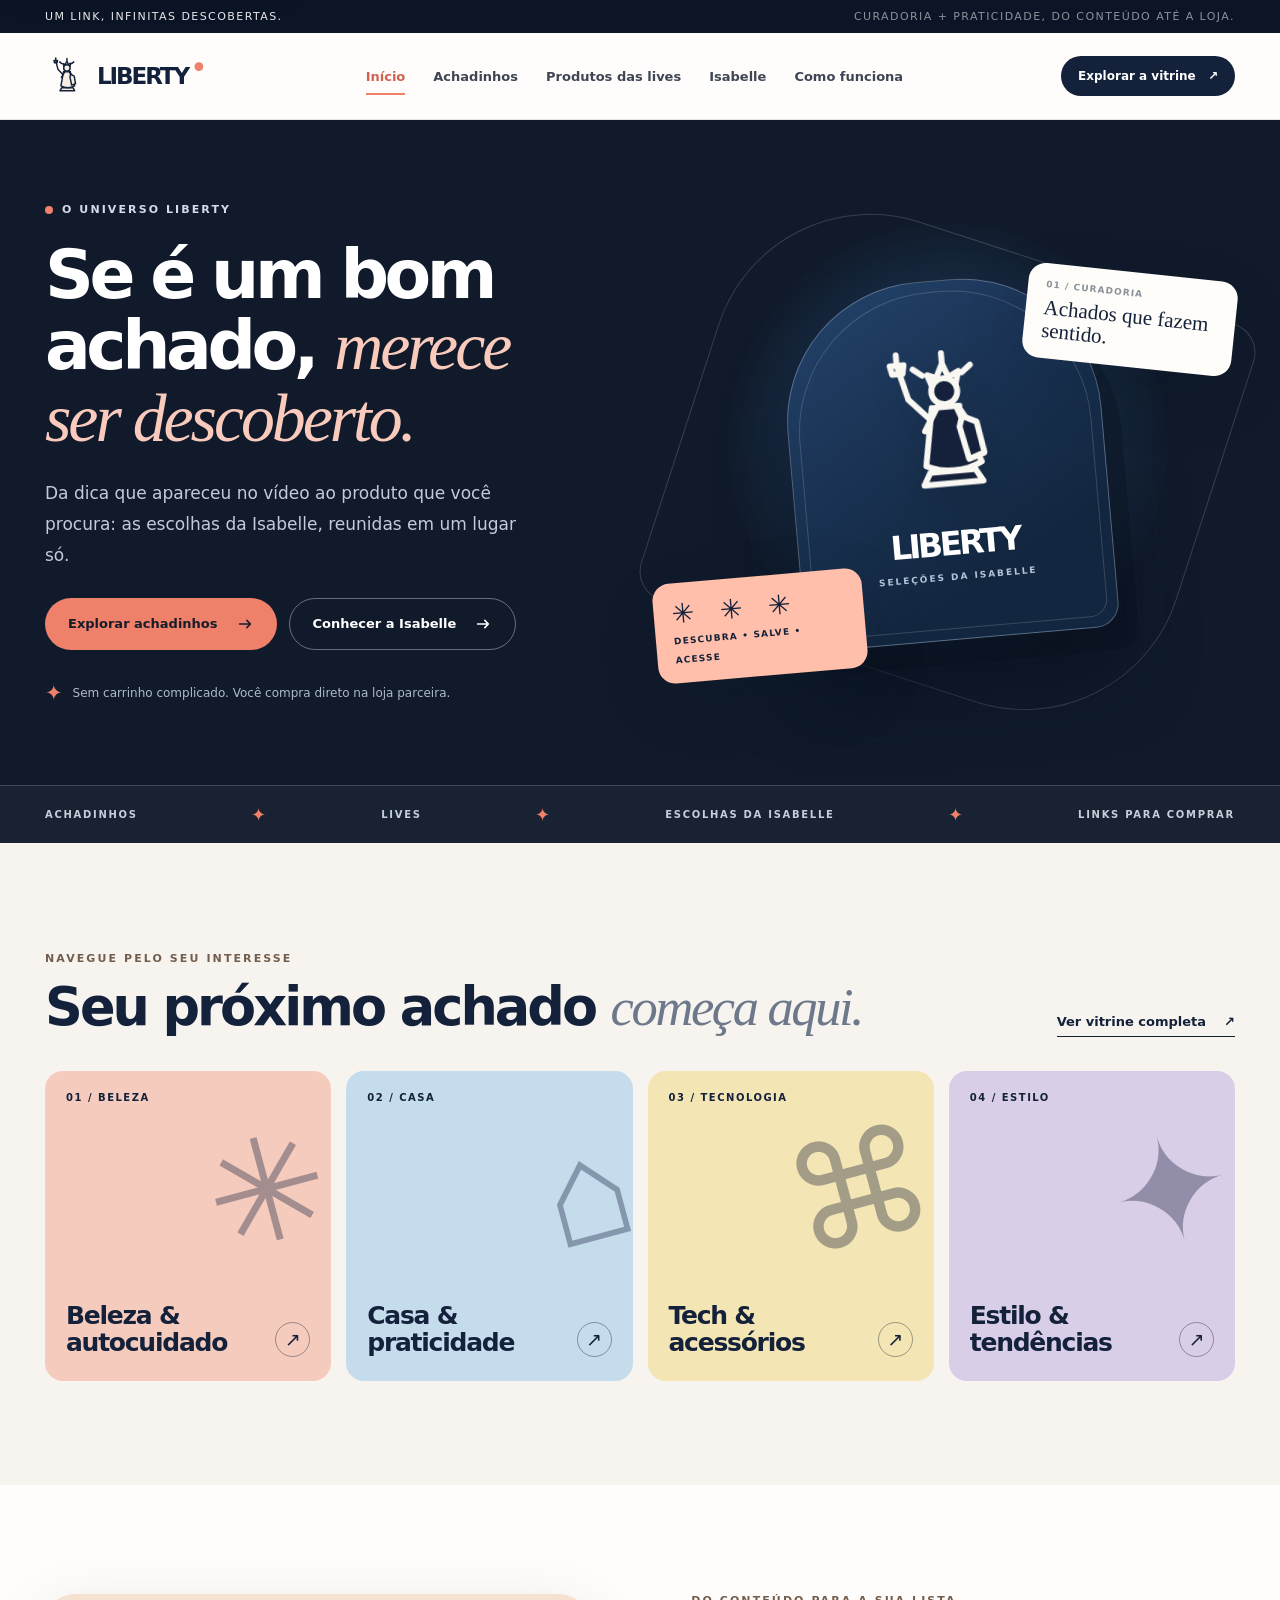
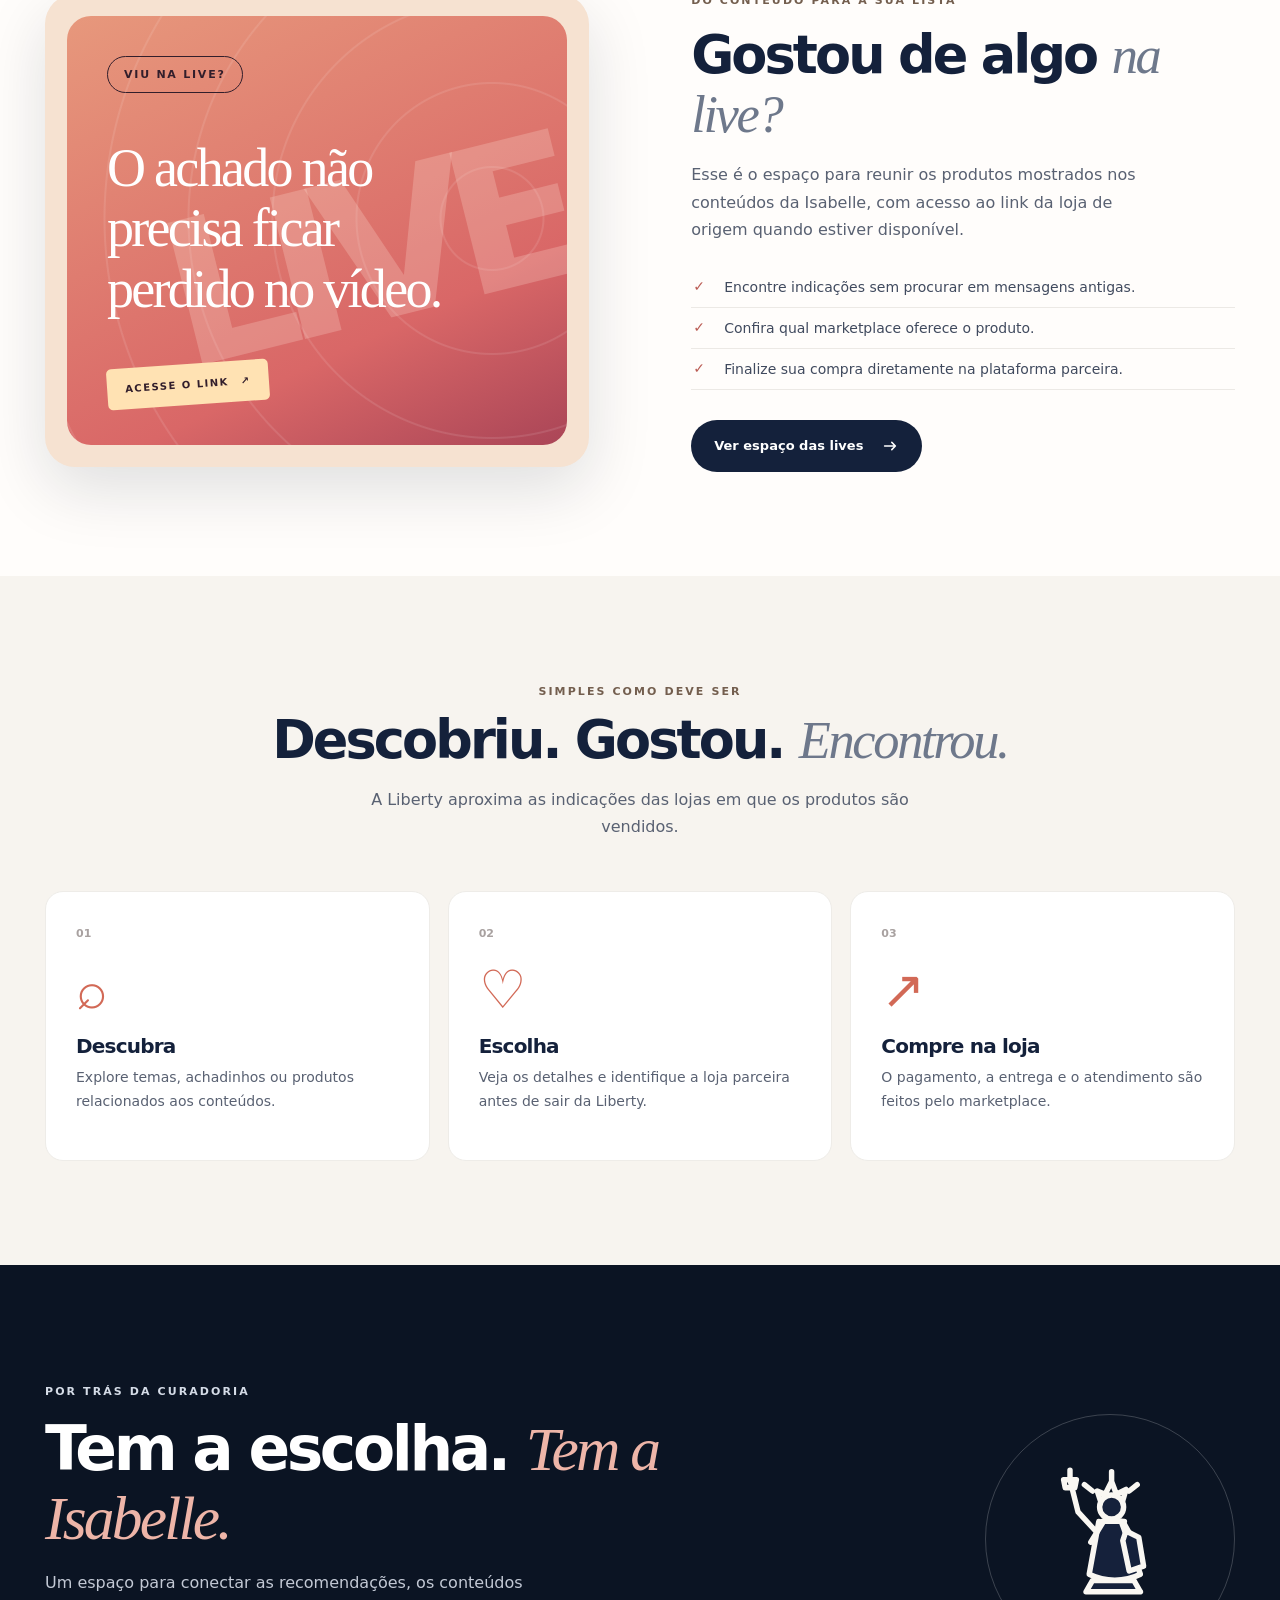
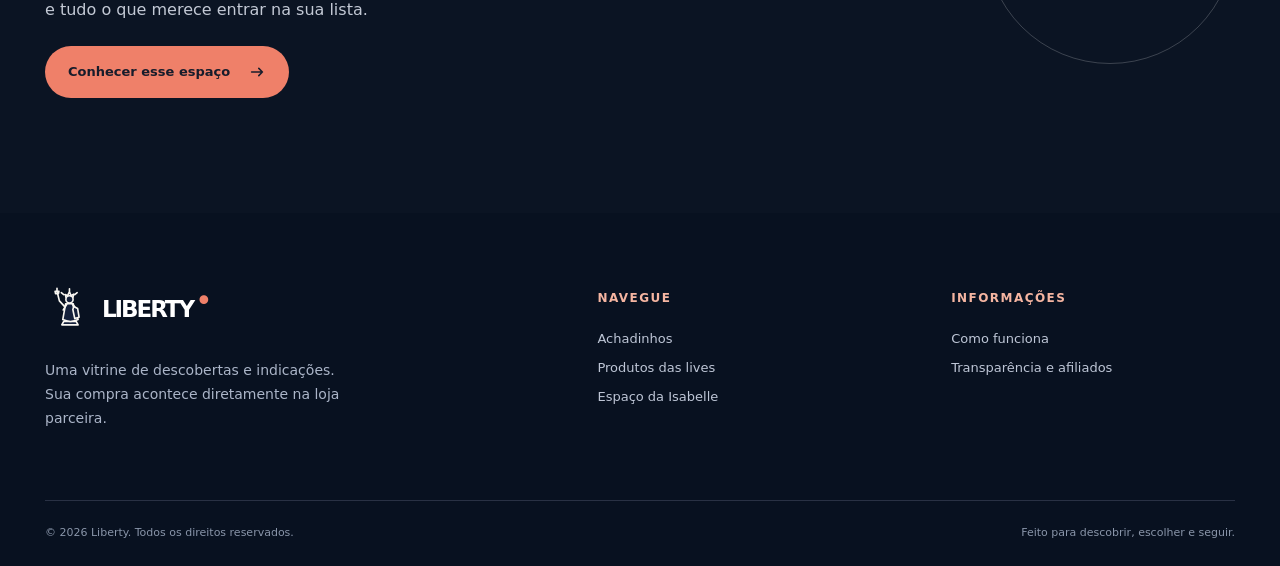
<file: index.html>
<!doctype html><html lang="pt-BR"><head><meta charset="utf-8"><meta name="viewport" content="width=device-width,initial-scale=1"><meta name="theme-color" content="#101a2a"><meta name="description" content="Descubra a curadoria da Isabelle na Liberty: achadinhos, produtos apresentados em lives e links para comprar diretamente nos marketplaces."><meta property="og:type" content="website"><meta property="og:title" content="Liberty | Achadinhos e escolhas da Isabelle"><meta property="og:description" content="Descubra a curadoria da Isabelle na Liberty: achadinhos, produtos apresentados em lives e links para comprar diretamente nos marketplaces."><link rel="icon" href="assets/icons/favicon.svg" type="image/svg+xml"><link rel="stylesheet" href="assets/css/styles.css"><title>Liberty | Achadinhos e escolhas da Isabelle</title></head><body data-page="home" data-root=""><a class="skip-link" href="#conteudo">Ir para o conteúdo principal</a><div class="announcement"><div class="container announcement__inner"><span>Um link, infinitas descobertas.</span><span>Curadoria + praticidade, do conteúdo até a loja.</span></div></div>
<header class="site-header" id="topo"><div class="container header__inner">
<a class="brand" href="" aria-label="Liberty: página inicial"><img src="assets/icons/liberty-mark-dark.svg" width="42" height="42" alt=""/><span>LIBERTY</span><sup>•</sup></a>
<nav class="nav" id="primary-nav" aria-label="Navegação principal"><a href="" aria-current="page">Início</a><a href="achadinhos/" >Achadinhos</a><a href="lives/" >Produtos das lives</a><a href="isabelle/" >Isabelle</a><a href="#como-funciona">Como funciona</a></nav>
<a class="header__cta" href="achadinhos/">Explorar a vitrine <span aria-hidden="true">↗</span></a>
<button class="menu-toggle" type="button" aria-label="Abrir menu" aria-controls="primary-nav" aria-expanded="false"><span></span><span></span><span></span></button>
</div></header><main id="conteudo"><section class="hero"><div class="container hero__grid"><div class="hero__copy"><div class="eyebrow eyebrow--light"><span class="eyebrow__dot"></span> O universo Liberty</div><h1>Se é um bom achado, <em>merece ser descoberto.</em></h1><p>Da dica que apareceu no vídeo ao produto que você procura: as escolhas da Isabelle, reunidas em um lugar só.</p><div class="hero__actions"><a class="button button--coral" href="./achadinhos/">Explorar achadinhos<span aria-hidden="true"><svg viewBox="0 0 20 20" fill="none" aria-hidden="true"><path d="M4 10h12m-4-4 4 4-4 4" stroke="currentColor" stroke-width="1.7" stroke-linecap="round" stroke-linejoin="round"/></svg></span></a><a class="button button--outline" href="./isabelle/">Conhecer a Isabelle<span aria-hidden="true"><svg viewBox="0 0 20 20" fill="none" aria-hidden="true"><path d="M4 10h12m-4-4 4 4-4 4" stroke="currentColor" stroke-width="1.7" stroke-linecap="round" stroke-linejoin="round"/></svg></span></a></div><div class="hero__note"><span aria-hidden="true">✦</span> Sem carrinho complicado. Você compra direto na loja parceira.</div></div>
<div class="hero-art" aria-hidden="true"><div class="hero-art__halo"></div><div class="hero-art__orbit"></div><div class="hero-art__note hero-art__note--top"><span>01 / CURADORIA</span><strong>Achados que fazem sentido.</strong></div><div class="hero-art__main"><img src="./assets/icons/liberty-mark-light.svg" alt="" width="174" height="174"><div class="hero-art__maintext">LIBERTY<span>seleções da Isabelle</span></div></div><div class="hero-art__note hero-art__note--bottom"><div class="stars">✳ &nbsp; ✳ &nbsp; ✳</div><span>DESCUBRA • SALVE • ACESSE</span></div></div></div><div class="hero__ticker"><div class="container"><span>ACHADINHOS</span><i>✦</i><span>LIVES</span><i>✦</i><span>ESCOLHAS DA ISABELLE</span><i>✦</i><span>LINKS PARA COMPRAR</span></div></div></section>
<section class="section section--cream" id="descubra"><div class="container"><div class="section-heading"><div><span class="eyebrow">Navegue pelo seu interesse</span><h2>Seu próximo achado <em>começa aqui.</em></h2></div><a class="text-link" href="./achadinhos/">Ver vitrine completa <span aria-hidden="true">↗</span></a></div><div class="category-grid">
<a href="./achadinhos/?categoria=beleza" class="category-card category-card--peach"><span class="category-card__index">01 / BELEZA</span><div class="category-card__icon" aria-hidden="true">✳</div><div class="category-card__bottom"><h3>Beleza &<br>autocuidado</h3><span aria-hidden="true">↗</span></div></a>
<a href="./achadinhos/?categoria=casa" class="category-card category-card--blue"><span class="category-card__index">02 / CASA</span><div class="category-card__icon" aria-hidden="true">⌂</div><div class="category-card__bottom"><h3>Casa &<br>praticidade</h3><span aria-hidden="true">↗</span></div></a>
<a href="./achadinhos/?categoria=tech" class="category-card category-card--yellow"><span class="category-card__index">03 / TECNOLOGIA</span><div class="category-card__icon" aria-hidden="true">⌘</div><div class="category-card__bottom"><h3>Tech &<br>acessórios</h3><span aria-hidden="true">↗</span></div></a>
<a href="./achadinhos/?categoria=estilo" class="category-card category-card--lavender"><span class="category-card__index">04 / ESTILO</span><div class="category-card__icon" aria-hidden="true">✦</div><div class="category-card__bottom"><h3>Estilo &<br>tendências</h3><span aria-hidden="true">↗</span></div></a></div></div></section>
<section class="section section--white" id="home-featured" hidden><div class="container"><div class="section-heading"><div><span class="eyebrow">Seleção da Isabelle</span><h2>Achadinhos <em>em destaque.</em></h2></div><a class="text-link" href="./achadinhos/">Ver todos os achadinhos <span aria-hidden="true">↗</span></a></div><div id="featured-products" class="products-grid"></div></div></section>
<section class="section section--white"><div class="container"><div class="feature"><div class="feature__image"><div class="feature__image-inner"><span class="feature__ghost">LIVE</span><div class="feature__label">VIU NA LIVE?</div><div class="feature__quote">O achado não precisa ficar perdido no vídeo.</div><div class="feature__stamp">ACESSE O LINK <span aria-hidden="true">↗</span></div></div></div><div class="feature__copy"><span class="eyebrow">Do conteúdo para a sua lista</span><h2>Gostou de algo <em>na live?</em></h2><p>Esse é o espaço para reunir os produtos mostrados nos conteúdos da Isabelle, com acesso ao link da loja de origem quando estiver disponível.</p><ul class="check-list"><li>Encontre indicações sem procurar em mensagens antigas.</li><li>Confira qual marketplace oferece o produto.</li><li>Finalize sua compra diretamente na plataforma parceira.</li></ul><a class="button button--dark" href="./lives/">Ver espaço das lives<span aria-hidden="true"><svg viewBox="0 0 20 20" fill="none" aria-hidden="true"><path d="M4 10h12m-4-4 4 4-4 4" stroke="currentColor" stroke-width="1.7" stroke-linecap="round" stroke-linejoin="round"/></svg></span></a></div></div></div></section>
<section class="section section--cream" id="como-funciona"><div class="container"><div class="section-heading section-heading--center"><span class="eyebrow">Simples como deve ser</span><h2>Descobriu. Gostou. <em>Encontrou.</em></h2><p>A Liberty aproxima as indicações das lojas em que os produtos são vendidos.</p></div><div class="steps"><div class="step"><span class="step__number">01</span><span class="step__symbol" aria-hidden="true">⌕</span><h3>Descubra</h3><p>Explore temas, achadinhos ou produtos relacionados aos conteúdos.</p></div><div class="step"><span class="step__number">02</span><span class="step__symbol" aria-hidden="true">♡</span><h3>Escolha</h3><p>Veja os detalhes e identifique a loja parceira antes de sair da Liberty.</p></div><div class="step"><span class="step__number">03</span><span class="step__symbol" aria-hidden="true">↗</span><h3>Compre na loja</h3><p>O pagamento, a entrega e o atendimento são feitos pelo marketplace.</p></div></div></div></section>
<section class="section section--dark"><div class="container newsletter-panel"><div><span class="eyebrow eyebrow--light">Por trás da curadoria</span><h2>Tem a escolha. <em>Tem a Isabelle.</em></h2><p>Um espaço para conectar as recomendações, os conteúdos e tudo o que merece entrar na sua lista.</p><a class="button button--coral" href="./isabelle/">Conhecer esse espaço<span aria-hidden="true"><svg viewBox="0 0 20 20" fill="none" aria-hidden="true"><path d="M4 10h12m-4-4 4 4-4 4" stroke="currentColor" stroke-width="1.7" stroke-linecap="round" stroke-linejoin="round"/></svg></span></a></div><div class="newsletter-panel__symbol" aria-hidden="true"><img src="./assets/icons/liberty-mark-light.svg" width="220" height="220" alt=""></div></div></section></main><footer class="footer"><div class="container"><div class="footer__main"><div class="footer__about"><a class="brand brand--footer" href=""><img src="assets/icons/liberty-mark-light.svg" width="48" height="48" alt=""/><span>LIBERTY</span><sup>•</sup></a><p>Uma vitrine de descobertas e indicações. Sua compra acontece diretamente na loja parceira.</p></div><div class="footer__links"><strong>Navegue</strong><a href="achadinhos/">Achadinhos</a><a href="lives/">Produtos das lives</a><a href="isabelle/">Espaço da Isabelle</a></div><div class="footer__links"><strong>Informações</strong><a href="#como-funciona">Como funciona</a><a href="transparencia/">Transparência e afiliados</a></div></div><div class="footer__bottom"><span>© 2026 Liberty. Todos os direitos reservados.</span><span>Feito para descobrir, escolher e seguir.</span></div></div></footer><script src="assets/js/site.js" defer></script></body></html>
</file>
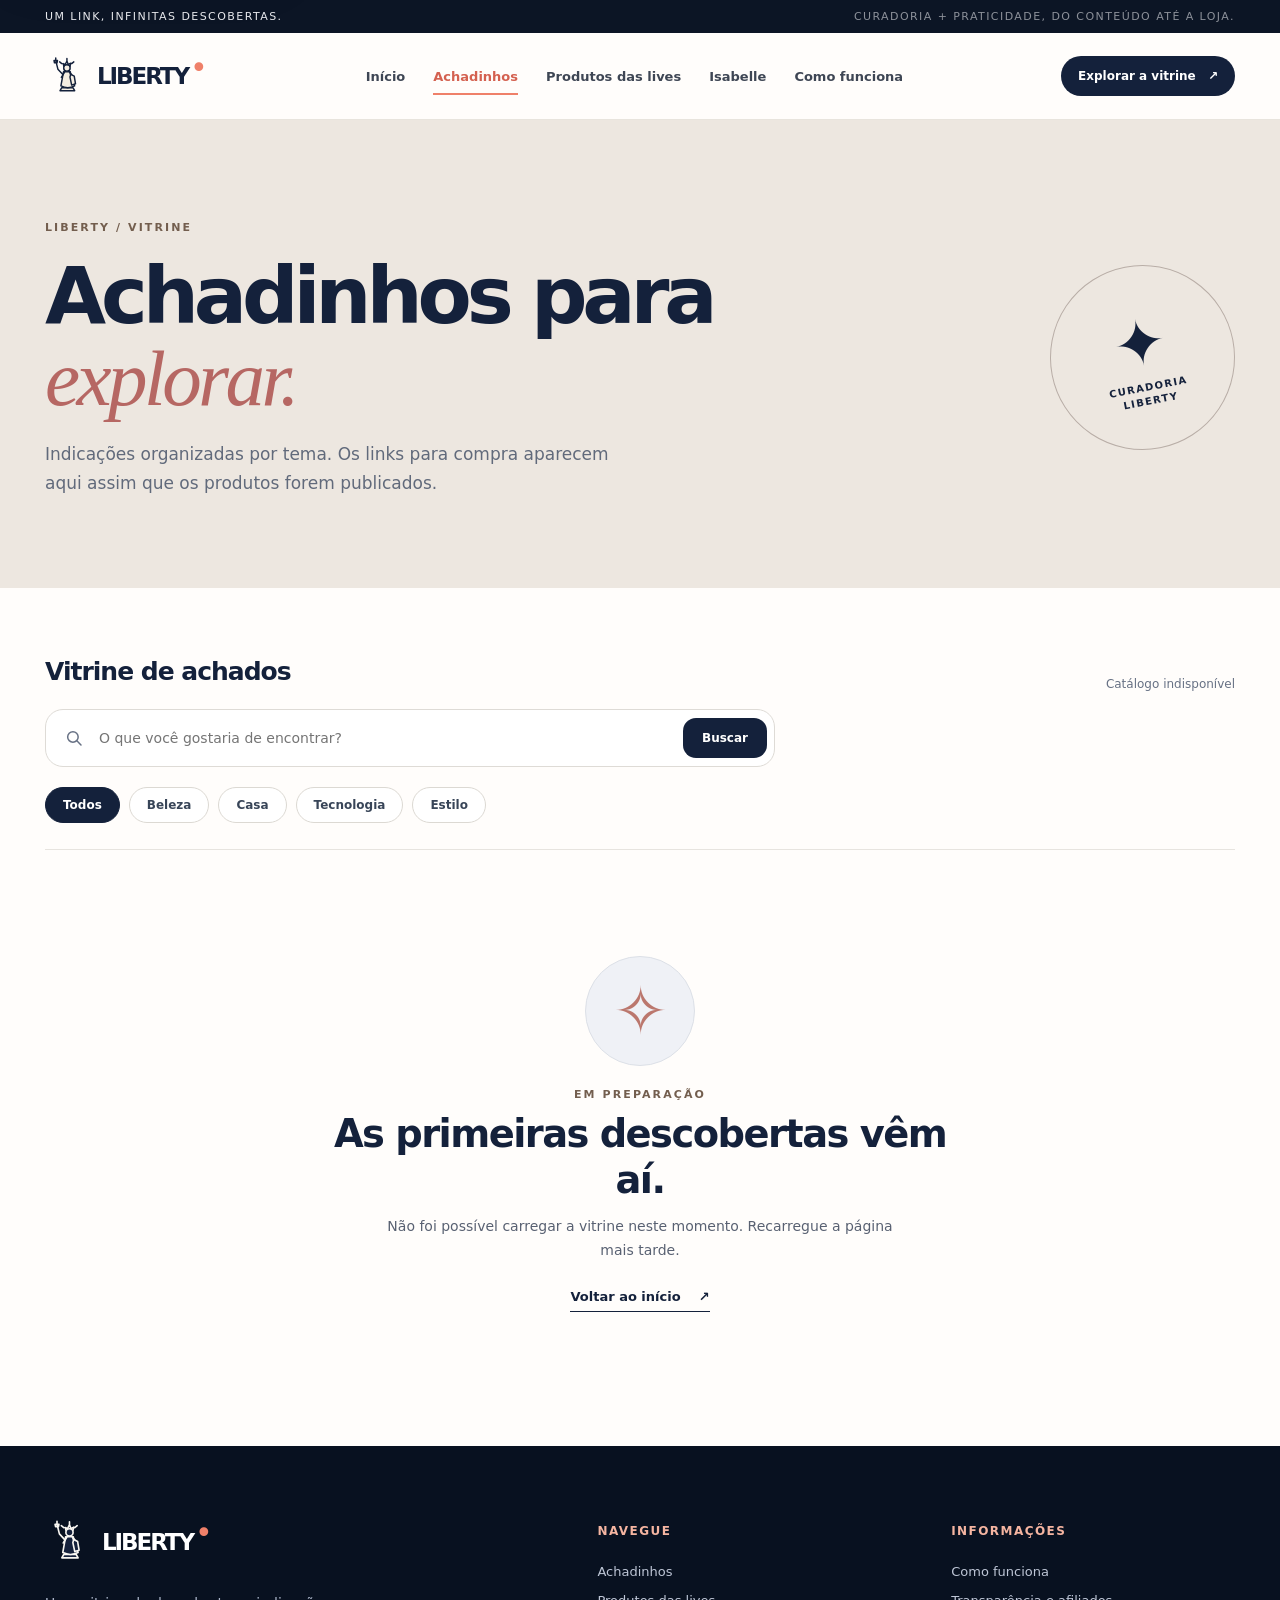
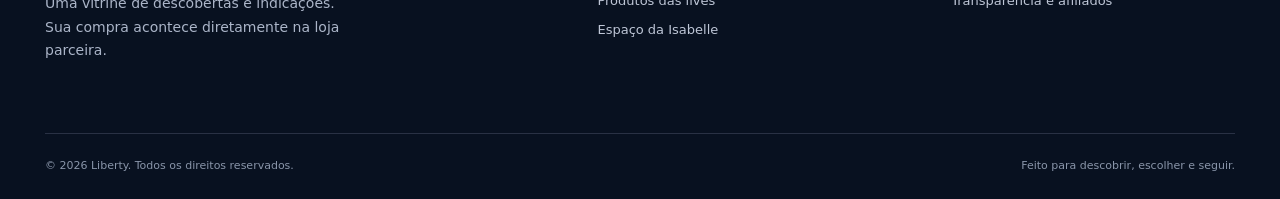
<file: achadinhos/index.html>
<!doctype html><html lang="pt-BR"><head><meta charset="utf-8"><meta name="viewport" content="width=device-width,initial-scale=1"><meta name="theme-color" content="#101a2a"><meta name="description" content="Explore a vitrine de achadinhos da Liberty. Indicações da Isabelle em um só lugar, com acesso às lojas parceiras."><meta property="og:type" content="website"><meta property="og:title" content="Achadinhos | Liberty"><meta property="og:description" content="Explore a vitrine de achadinhos da Liberty. Indicações da Isabelle em um só lugar, com acesso às lojas parceiras."><link rel="icon" href="../assets/icons/favicon.svg" type="image/svg+xml"><link rel="stylesheet" href="../assets/css/styles.css"><title>Achadinhos | Liberty</title></head><body data-page="achadinhos" data-root="../"><a class="skip-link" href="#conteudo">Ir para o conteúdo principal</a><div class="announcement"><div class="container announcement__inner"><span>Um link, infinitas descobertas.</span><span>Curadoria + praticidade, do conteúdo até a loja.</span></div></div>
<header class="site-header" id="topo"><div class="container header__inner">
<a class="brand" href="../" aria-label="Liberty: página inicial"><img src="../assets/icons/liberty-mark-dark.svg" width="42" height="42" alt=""/><span>LIBERTY</span><sup>•</sup></a>
<nav class="nav" id="primary-nav" aria-label="Navegação principal"><a href="../" >Início</a><a href="../achadinhos/" aria-current="page">Achadinhos</a><a href="../lives/" >Produtos das lives</a><a href="../isabelle/" >Isabelle</a><a href="../#como-funciona">Como funciona</a></nav>
<a class="header__cta" href="../achadinhos/">Explorar a vitrine <span aria-hidden="true">↗</span></a>
<button class="menu-toggle" type="button" aria-label="Abrir menu" aria-controls="primary-nav" aria-expanded="false"><span></span><span></span><span></span></button>
</div></header><main id="conteudo"><section class="page-hero page-hero--soft"><div class="container page-hero__inner"><div><span class="eyebrow">Liberty / Vitrine</span><h1>Achadinhos para <em>explorar.</em></h1><p>Indicações organizadas por tema. Os links para compra aparecem aqui assim que os produtos forem publicados.</p></div><div class="page-hero__badge" aria-hidden="true">✦<span>CURADORIA<br>LIBERTY</span></div></div></section><section class="section section--white section--catalog"><div class="container"><div class="catalog-tools"><div class="catalog-tools__top"><h2>Vitrine de achados</h2><span id="catalog-count" class="catalog-count" aria-live="polite">Preparando vitrine</span></div><form id="search-form" class="catalog-search" role="search"><label for="search-input" class="sr-only">Buscar produtos</label><svg aria-hidden="true" viewBox="0 0 24 24" width="20" height="20"><circle cx="10.7" cy="10.7" r="6.3" fill="none" stroke="currentColor" stroke-width="1.8"/><path d="m15.4 15.4 5 5" fill="none" stroke="currentColor" stroke-width="1.8" stroke-linecap="round"/></svg><input id="search-input" type="search" placeholder="O que você gostaria de encontrar?" autocomplete="off"><button type="submit">Buscar</button></form><div class="filter-list" role="group" aria-label="Filtrar por categoria"><button class="filter-chip is-active" type="button" data-category="todos" aria-pressed="true">Todos</button><button class="filter-chip" type="button" data-category="beleza" aria-pressed="false">Beleza</button><button class="filter-chip" type="button" data-category="casa" aria-pressed="false">Casa</button><button class="filter-chip" type="button" data-category="tech" aria-pressed="false">Tecnologia</button><button class="filter-chip" type="button" data-category="estilo" aria-pressed="false">Estilo</button></div></div><div id="product-grid" class="products-grid" aria-live="polite"></div><div class="empty-state" id="catalog-empty"><span class="empty-state__icon" aria-hidden="true">✧</span><span class="eyebrow">Em preparação</span><h3 id="catalog-empty-title">As primeiras descobertas vêm aí.</h3><p id="catalog-empty-message">A vitrine ainda não tem produtos publicados. Quando a curadoria estiver disponível, você encontrará os links aqui.</p><a class="text-link" href="../">Voltar ao início <span aria-hidden="true">↗</span></a></div></div></section></main><footer class="footer"><div class="container"><div class="footer__main"><div class="footer__about"><a class="brand brand--footer" href="../"><img src="../assets/icons/liberty-mark-light.svg" width="48" height="48" alt=""/><span>LIBERTY</span><sup>•</sup></a><p>Uma vitrine de descobertas e indicações. Sua compra acontece diretamente na loja parceira.</p></div><div class="footer__links"><strong>Navegue</strong><a href="../achadinhos/">Achadinhos</a><a href="../lives/">Produtos das lives</a><a href="../isabelle/">Espaço da Isabelle</a></div><div class="footer__links"><strong>Informações</strong><a href="../#como-funciona">Como funciona</a><a href="../transparencia/">Transparência e afiliados</a></div></div><div class="footer__bottom"><span>© 2026 Liberty. Todos os direitos reservados.</span><span>Feito para descobrir, escolher e seguir.</span></div></div></footer><script src="../assets/js/site.js" defer></script></body></html>
</file>
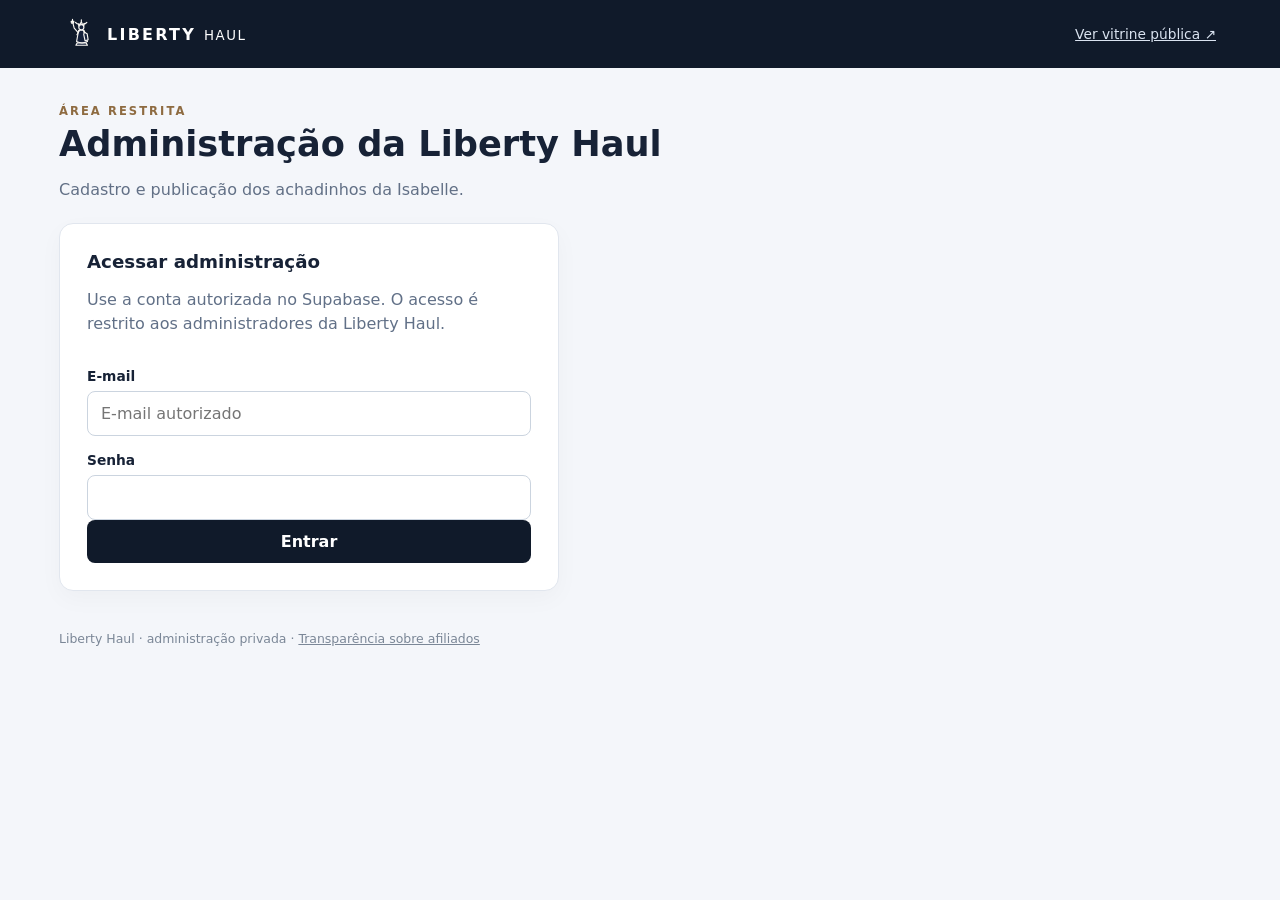
<file: admin/index.html>
<!doctype html>
<html lang="pt-BR">
<head>
  <meta charset="utf-8">
  <meta name="viewport" content="width=device-width, initial-scale=1">
  <meta name="robots" content="noindex,nofollow">
  <meta name="theme-color" content="#101a2a">
  <title>Administração | Liberty Haul</title>
  <link rel="icon" href="../assets/icons/favicon.svg" type="image/svg+xml">
  <link rel="stylesheet" href="./admin.css">
  <script src="./admin.js" defer></script>
</head>
<body>
<header class="topbar">
  <a href="../" class="brand"><img src="../assets/icons/liberty-mark-light.svg" alt="" width="34" height="34"><span>LIBERTY <small>HAUL</small></span></a>
  <a href="../achadinhos/" class="public-link">Ver vitrine pública ↗</a>
</header>
<main class="shell">
  <div class="heading">
    <div><p class="eyebrow">Área restrita</p><h1>Administração da Liberty Haul</h1><p>Cadastro e publicação dos achadinhos da Isabelle.</p></div>
    <button id="logout" type="button" class="outline" hidden>Sair</button>
  </div>
  <p id="notice" role="status" aria-live="polite" class="notice" hidden></p>
  <section id="login-panel" class="panel login-panel" aria-labelledby="login-title">
    <h2 id="login-title">Acessar administração</h2>
    <p>Use a conta autorizada no Supabase. O acesso é restrito aos administradores da Liberty Haul.</p>
    <form id="login-form">
      <label for="login-email">E-mail</label>
      <input id="login-email" name="email" type="email" autocomplete="username" required placeholder="E-mail autorizado">
      <label for="login-password">Senha</label>
      <input id="login-password" name="password" type="password" autocomplete="current-password" required>
      <button type="submit" id="login-button">Entrar</button>
    </form>
  </section>
  <section id="workspace" hidden>
    <nav class="admin-tabs" aria-label="Áreas administrativas">
      <button class="admin-tab active" id="tab-products" type="button" aria-pressed="true">Produtos</button>
      <button class="admin-tab" id="tab-suggestions" type="button" aria-pressed="false">Sugestões da ISA <span id="suggestion-count">0</span></button>
    </nav>
    <div id="products-panel">
    <div class="overview">
      <div class="metric"><span>Total de produtos</span><strong id="total-products">0</strong></div>
      <div class="metric"><span>Publicados</span><strong id="published-products">0</strong></div>
      <div class="metric"><span>Rascunhos</span><strong id="draft-products">0</strong></div>
    </div>
    <div class="columns">
      <section class="panel" aria-labelledby="editor-title">
        <div class="panel-heading"><h2 id="editor-title">Novo produto</h2><button id="cancel-edit" type="button" class="outline" hidden>Cancelar edição</button></div>
        <form id="product-form">
          <label for="title">Nome do produto</label>
          <input id="title" name="title" maxlength="180" minlength="2" required placeholder="Ex.: Organizador de gavetas">
          <label for="description">Descrição</label>
          <textarea id="description" name="description" rows="3" maxlength="1600" placeholder="Por que a Isabelle recomenda?"></textarea>
          <div class="two-fields">
            <div><label for="category">Categoria</label><select id="category" name="category" required><option value="beleza">Beleza</option><option value="casa">Casa</option><option value="tech">Tecnologia</option><option value="estilo">Estilo</option></select></div>
            <div><label for="platform">Marketplace</label><select id="platform" name="platform" required><option value="Shopee">Shopee</option><option value="Mercado Livre">Mercado Livre</option><option value="Amazon">Amazon</option><option value="Outra plataforma">Outra plataforma</option></select></div>
          </div>
          <label for="sale-mode">Modalidade comercial</label>
          <select id="sale-mode" name="sale_mode" required><option value="affiliate">Afiliado</option><option value="outsourced">Terceirizado (preparação)</option><option value="owned">Produto próprio (preparação)</option></select>
          <p class="hint">Apenas a modalidade afiliado está habilitada para publicação. Outras modalidades ficam como rascunho até implantação do fluxo comercial.</p>
          <label for="source-url">Link original do anúncio (HTTPS, opcional)</label>
          <input id="source-url" name="source_url" type="url" pattern="https://.*" placeholder="https://...">
          <label for="affiliate-url">Link de afiliado (HTTPS)</label>
          <input id="affiliate-url" name="affiliate_url" type="url" pattern="https://.*" placeholder="https://...">
          <label for="photo">Foto do produto (JPEG, PNG ou WebP; até 5 MB)</label>
          <input id="photo" name="photo" type="file" accept=".jpg,.jpeg,.png,.webp,image/jpeg,image/png,image/webp">
          <p id="photo-current" class="hint"></p>
          <label class="check"><input id="published" name="published" type="checkbox"><span>Publicado na vitrine</span></label>
          <label class="check"><input id="live-featured" name="live_featured" type="checkbox"><span>Identificar como produto de live</span></label>
          <label class="check"><input id="featured" name="featured" type="checkbox"><span>Destacar na página inicial</span></label>
          <button type="submit" id="save-product">Salvar produto</button>
          <p class="hint">Rascunhos não aparecem para visitantes. Confira o link de afiliado antes de publicar.</p>
        </form>
      </section>
      <section class="panel catalog-panel" aria-labelledby="list-title">
        <div class="panel-heading"><h2 id="list-title">Produtos cadastrados</h2><button id="reload-products" class="outline" type="button">Atualizar</button></div>
        <label class="sr-only" for="filter-products">Buscar produtos cadastrados</label>
        <input id="filter-products" type="search" placeholder="Buscar no catálogo" autocomplete="off">
        <div id="product-list" class="product-list"></div>
        <p id="product-empty" class="empty">Nenhum produto cadastrado ainda.</p>
      </section>
    </div>
    </div>
    <section id="suggestions-panel" hidden>
      <div class="panel">
        <div class="panel-heading">
          <div>
            <h2>Sugestões da ISA</h2>
            <p class="hint">A ISA pesquisa; a Isabelle confere, edita e decide se deve publicar.</p>
          </div>
          <button id="reload-suggestions" class="outline" type="button">Atualizar</button>
        </div>
        <div class="suggestion-filter">
          <label for="suggestion-status">Exibir</label>
          <select id="suggestion-status"><option value="pending">Pendentes</option><option value="approved">Aprovadas</option><option value="rejected">Rejeitadas</option><option value="all">Todas</option></select>
        </div>
        <div id="suggestion-list" class="suggestion-list"></div>
        <p id="suggestion-empty" class="empty">Nenhuma sugestão nesta situação.</p>
        <p class="hint">Imagens encontradas são apenas referência. Após aprovar, adicione no cadastro a foto que pode utilizar comercialmente.</p>
      </div>
    </section>
  </section>
  <footer>Liberty Haul · administração privada · <a href="../transparencia/">Transparência sobre afiliados</a></footer>
</main>
</body>
</html>
</file>
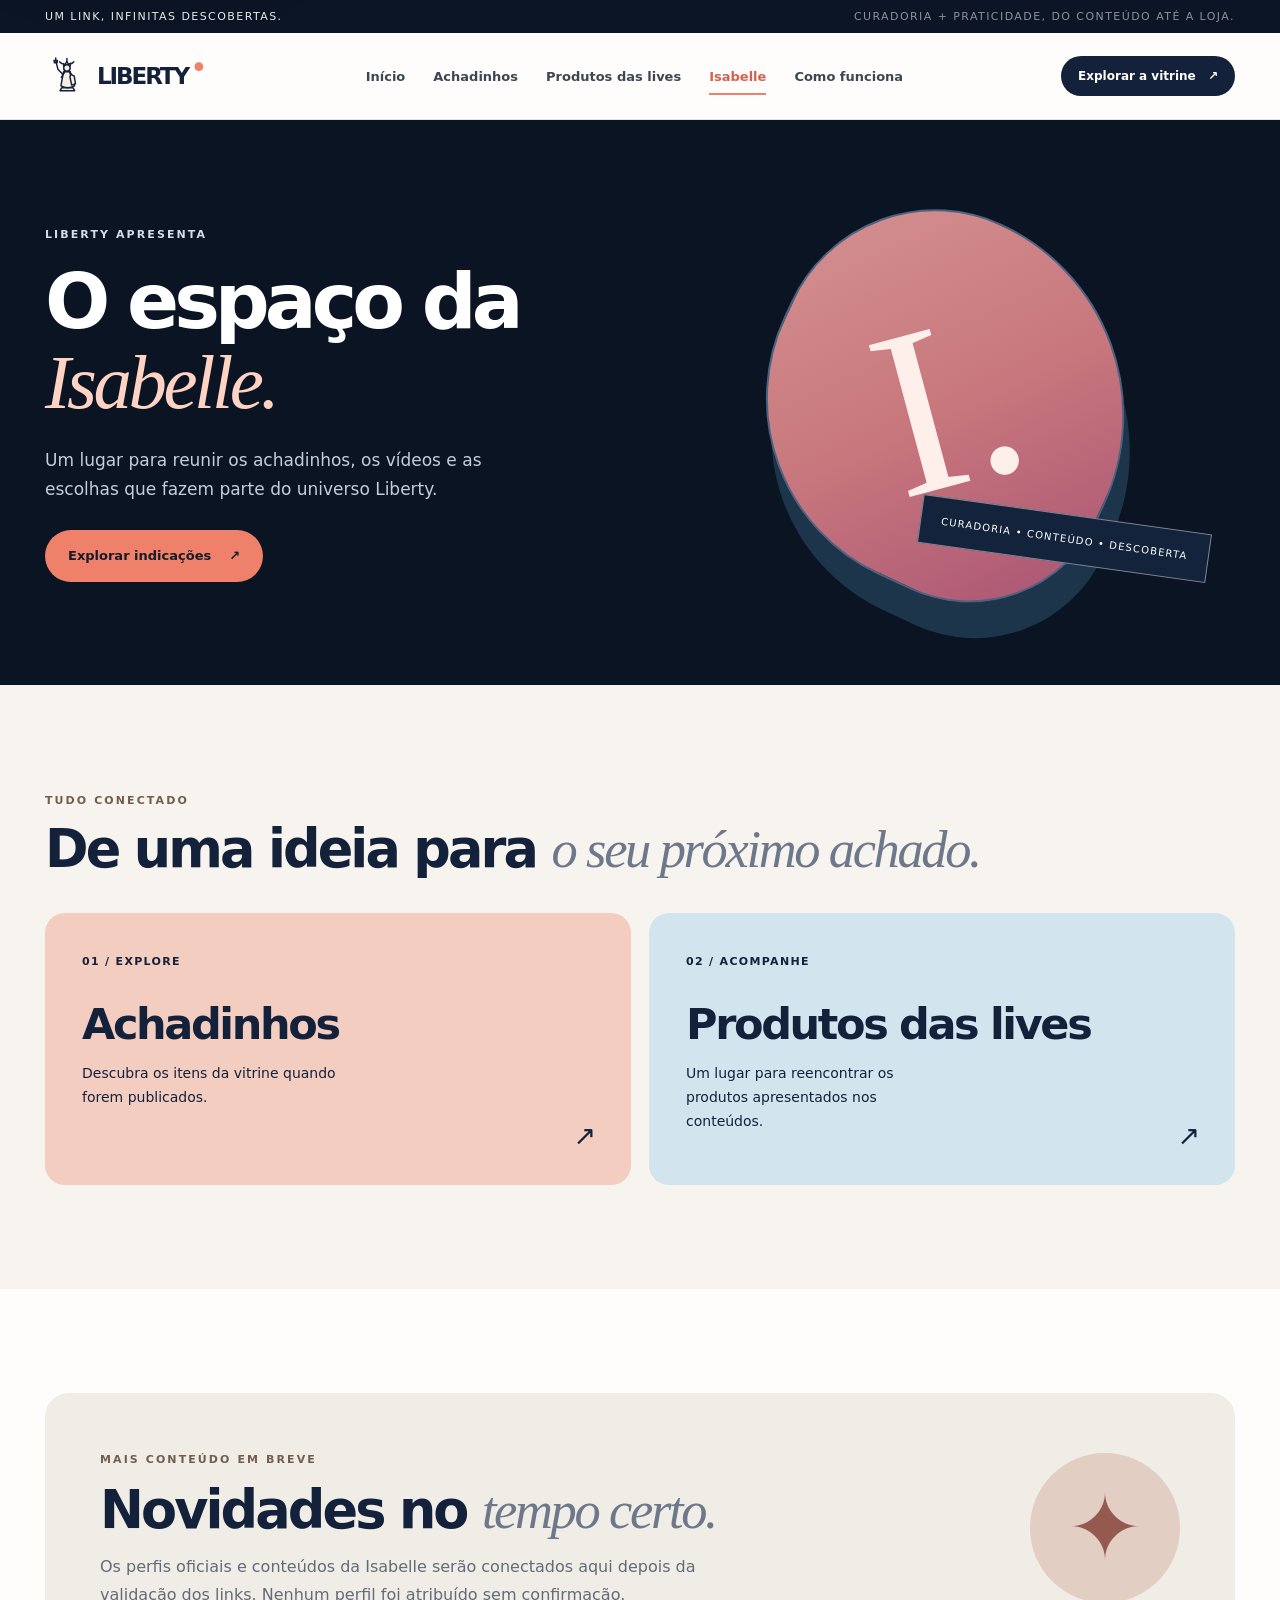
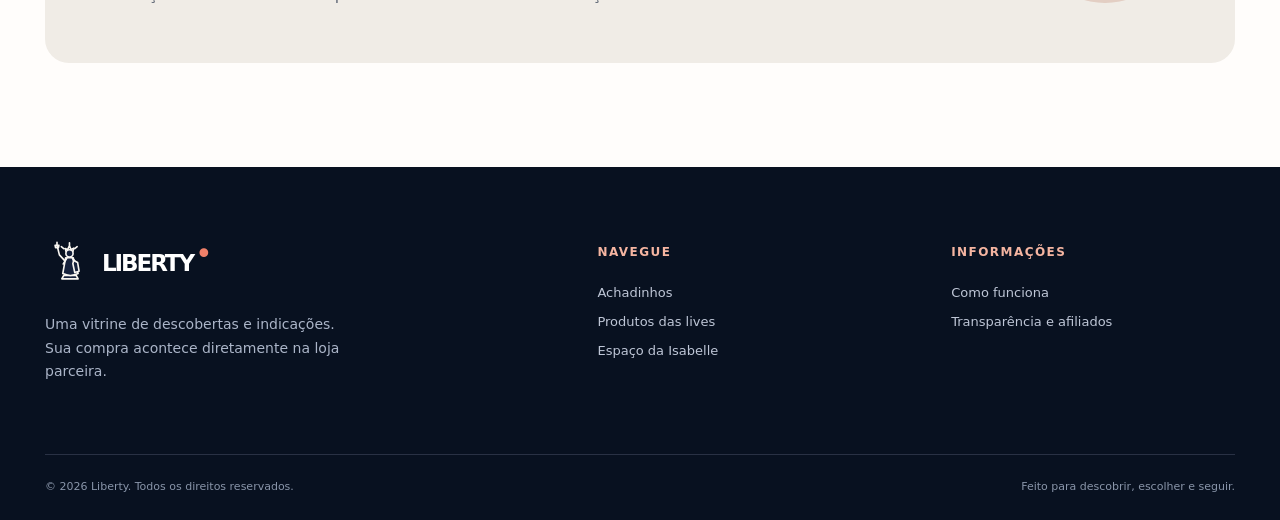
<file: isabelle/index.html>
<!doctype html><html lang="pt-BR"><head><meta charset="utf-8"><meta name="viewport" content="width=device-width,initial-scale=1"><meta name="theme-color" content="#101a2a"><meta name="description" content="Conheça o espaço da Isabelle na Liberty e acompanhe suas escolhas, conteúdos e produtos recomendados."><meta property="og:type" content="website"><meta property="og:title" content="Isabelle | Liberty"><meta property="og:description" content="Conheça o espaço da Isabelle na Liberty e acompanhe suas escolhas, conteúdos e produtos recomendados."><link rel="icon" href="../assets/icons/favicon.svg" type="image/svg+xml"><link rel="stylesheet" href="../assets/css/styles.css"><title>Isabelle | Liberty</title></head><body data-page="isabelle" data-root="../"><a class="skip-link" href="#conteudo">Ir para o conteúdo principal</a><div class="announcement"><div class="container announcement__inner"><span>Um link, infinitas descobertas.</span><span>Curadoria + praticidade, do conteúdo até a loja.</span></div></div>
<header class="site-header" id="topo"><div class="container header__inner">
<a class="brand" href="../" aria-label="Liberty: página inicial"><img src="../assets/icons/liberty-mark-dark.svg" width="42" height="42" alt=""/><span>LIBERTY</span><sup>•</sup></a>
<nav class="nav" id="primary-nav" aria-label="Navegação principal"><a href="../" >Início</a><a href="../achadinhos/" >Achadinhos</a><a href="../lives/" >Produtos das lives</a><a href="../isabelle/" aria-current="page">Isabelle</a><a href="../#como-funciona">Como funciona</a></nav>
<a class="header__cta" href="../achadinhos/">Explorar a vitrine <span aria-hidden="true">↗</span></a>
<button class="menu-toggle" type="button" aria-label="Abrir menu" aria-controls="primary-nav" aria-expanded="false"><span></span><span></span><span></span></button>
</div></header><main id="conteudo"><section class="creator-hero"><div class="container creator-hero__grid"><div class="creator-hero__copy"><span class="eyebrow eyebrow--light">Liberty apresenta</span><h1>O espaço da <em>Isabelle.</em></h1><p>Um lugar para reunir os achadinhos, os vídeos e as escolhas que fazem parte do universo Liberty.</p><a class="button button--coral" href="../achadinhos/">Explorar indicações <span aria-hidden="true">↗</span></a></div><div class="creator-hero__art" aria-hidden="true"><div class="creator-hero__ring"></div><span class="creator-hero__monogram">I.</span><span class="creator-hero__tag">CURADORIA • CONTEÚDO • DESCOBERTA</span></div></div></section><section class="section section--cream"><div class="container"><div class="section-heading"><div><span class="eyebrow">Tudo conectado</span><h2>De uma ideia para <em>o seu próximo achado.</em></h2></div></div><div class="creator-tiles"><a href="../achadinhos/" class="creator-tile"><span>01 / EXPLORE</span><strong>Achadinhos</strong><p>Descubra os itens da vitrine quando forem publicados.</p><b aria-hidden="true">↗</b></a><a href="../lives/" class="creator-tile creator-tile--blue"><span>02 / ACOMPANHE</span><strong>Produtos das lives</strong><p>Um lugar para reencontrar os produtos apresentados nos conteúdos.</p><b aria-hidden="true">↗</b></a></div></div></section><section class="section section--white"><div class="container"><div class="note-card"><div><span class="eyebrow">Mais conteúdo em breve</span><h2>Novidades no <em>tempo certo.</em></h2><p>Os perfis oficiais e conteúdos da Isabelle serão conectados aqui depois da validação dos links. Nenhum perfil foi atribuído sem confirmação.</p></div><div class="note-card__round" aria-hidden="true">✦</div></div></div></section></main><footer class="footer"><div class="container"><div class="footer__main"><div class="footer__about"><a class="brand brand--footer" href="../"><img src="../assets/icons/liberty-mark-light.svg" width="48" height="48" alt=""/><span>LIBERTY</span><sup>•</sup></a><p>Uma vitrine de descobertas e indicações. Sua compra acontece diretamente na loja parceira.</p></div><div class="footer__links"><strong>Navegue</strong><a href="../achadinhos/">Achadinhos</a><a href="../lives/">Produtos das lives</a><a href="../isabelle/">Espaço da Isabelle</a></div><div class="footer__links"><strong>Informações</strong><a href="../#como-funciona">Como funciona</a><a href="../transparencia/">Transparência e afiliados</a></div></div><div class="footer__bottom"><span>© 2026 Liberty. Todos os direitos reservados.</span><span>Feito para descobrir, escolher e seguir.</span></div></div></footer><script src="../assets/js/site.js" defer></script></body></html>
</file>
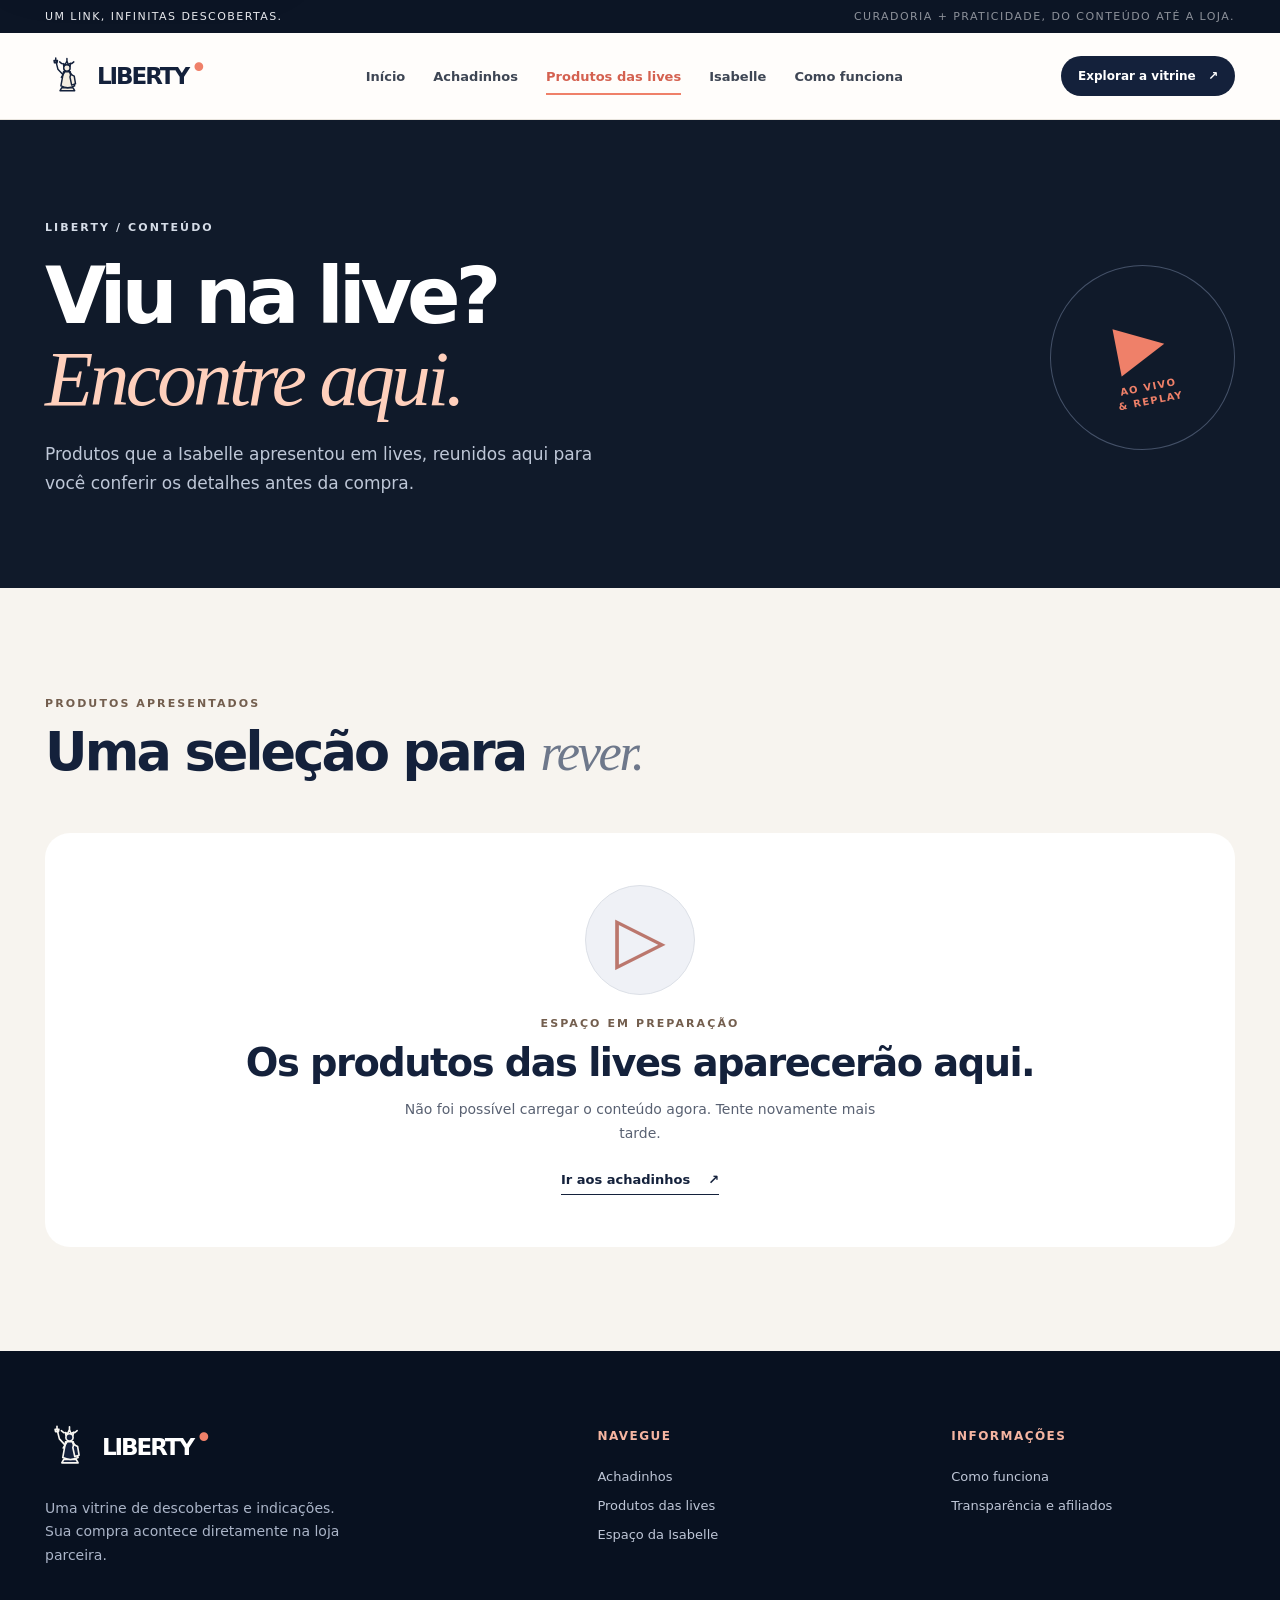
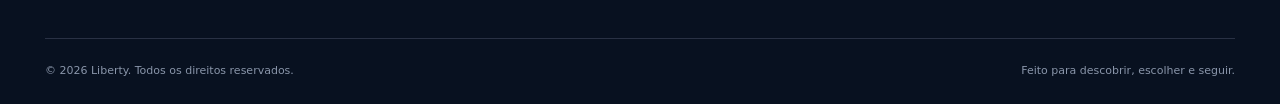
<file: lives/index.html>
<!doctype html><html lang="pt-BR"><head><meta charset="utf-8"><meta name="viewport" content="width=device-width,initial-scale=1"><meta name="theme-color" content="#101a2a"><meta name="description" content="Encontre os produtos apresentados nos conteúdos ao vivo da Isabelle, com acesso à loja de origem quando publicados."><meta property="og:type" content="website"><meta property="og:title" content="Produtos das lives | Liberty"><meta property="og:description" content="Encontre os produtos apresentados nos conteúdos ao vivo da Isabelle, com acesso à loja de origem quando publicados."><link rel="icon" href="../assets/icons/favicon.svg" type="image/svg+xml"><link rel="stylesheet" href="../assets/css/styles.css"><title>Produtos das lives | Liberty</title></head><body data-page="lives" data-root="../"><a class="skip-link" href="#conteudo">Ir para o conteúdo principal</a><div class="announcement"><div class="container announcement__inner"><span>Um link, infinitas descobertas.</span><span>Curadoria + praticidade, do conteúdo até a loja.</span></div></div>
<header class="site-header" id="topo"><div class="container header__inner">
<a class="brand" href="../" aria-label="Liberty: página inicial"><img src="../assets/icons/liberty-mark-dark.svg" width="42" height="42" alt=""/><span>LIBERTY</span><sup>•</sup></a>
<nav class="nav" id="primary-nav" aria-label="Navegação principal"><a href="../" >Início</a><a href="../achadinhos/" >Achadinhos</a><a href="../lives/" aria-current="page">Produtos das lives</a><a href="../isabelle/" >Isabelle</a><a href="../#como-funciona">Como funciona</a></nav>
<a class="header__cta" href="../achadinhos/">Explorar a vitrine <span aria-hidden="true">↗</span></a>
<button class="menu-toggle" type="button" aria-label="Abrir menu" aria-controls="primary-nav" aria-expanded="false"><span></span><span></span><span></span></button>
</div></header><main id="conteudo"><section class="page-hero page-hero--dark"><div class="container page-hero__inner"><div><span class="eyebrow eyebrow--light">Liberty / Conteúdo</span><h1>Viu na live? <em>Encontre aqui.</em></h1><p>Produtos que a Isabelle apresentou em lives, reunidos aqui para você conferir os detalhes antes da compra.</p></div><div class="page-hero__badge page-hero__badge--light" aria-hidden="true">▶<span>AO VIVO<br>& REPLAY</span></div></div></section><section class="section section--cream"><div class="container"><div class="section-heading"><div><span class="eyebrow">Produtos apresentados</span><h2>Uma seleção para <em>rever.</em></h2></div></div><div id="live-list" class="products-grid" aria-live="polite"></div><div class="empty-state empty-state--panel" id="lives-empty"><span class="empty-state__icon" aria-hidden="true">▷</span><span class="eyebrow">Espaço em preparação</span><h3>Os produtos das lives aparecerão aqui.</h3><p>Ainda não há produtos identificados como apresentados em lives. Quando forem marcados no painel Liberty, aparecerão aqui com links para seus perfis.</p><a class="text-link" href="../achadinhos/">Ir aos achadinhos <span aria-hidden="true">↗</span></a></div></div></section></main><footer class="footer"><div class="container"><div class="footer__main"><div class="footer__about"><a class="brand brand--footer" href="../"><img src="../assets/icons/liberty-mark-light.svg" width="48" height="48" alt=""/><span>LIBERTY</span><sup>•</sup></a><p>Uma vitrine de descobertas e indicações. Sua compra acontece diretamente na loja parceira.</p></div><div class="footer__links"><strong>Navegue</strong><a href="../achadinhos/">Achadinhos</a><a href="../lives/">Produtos das lives</a><a href="../isabelle/">Espaço da Isabelle</a></div><div class="footer__links"><strong>Informações</strong><a href="../#como-funciona">Como funciona</a><a href="../transparencia/">Transparência e afiliados</a></div></div><div class="footer__bottom"><span>© 2026 Liberty. Todos os direitos reservados.</span><span>Feito para descobrir, escolher e seguir.</span></div></div></footer><script src="../assets/js/site.js" defer></script></body></html>
</file>
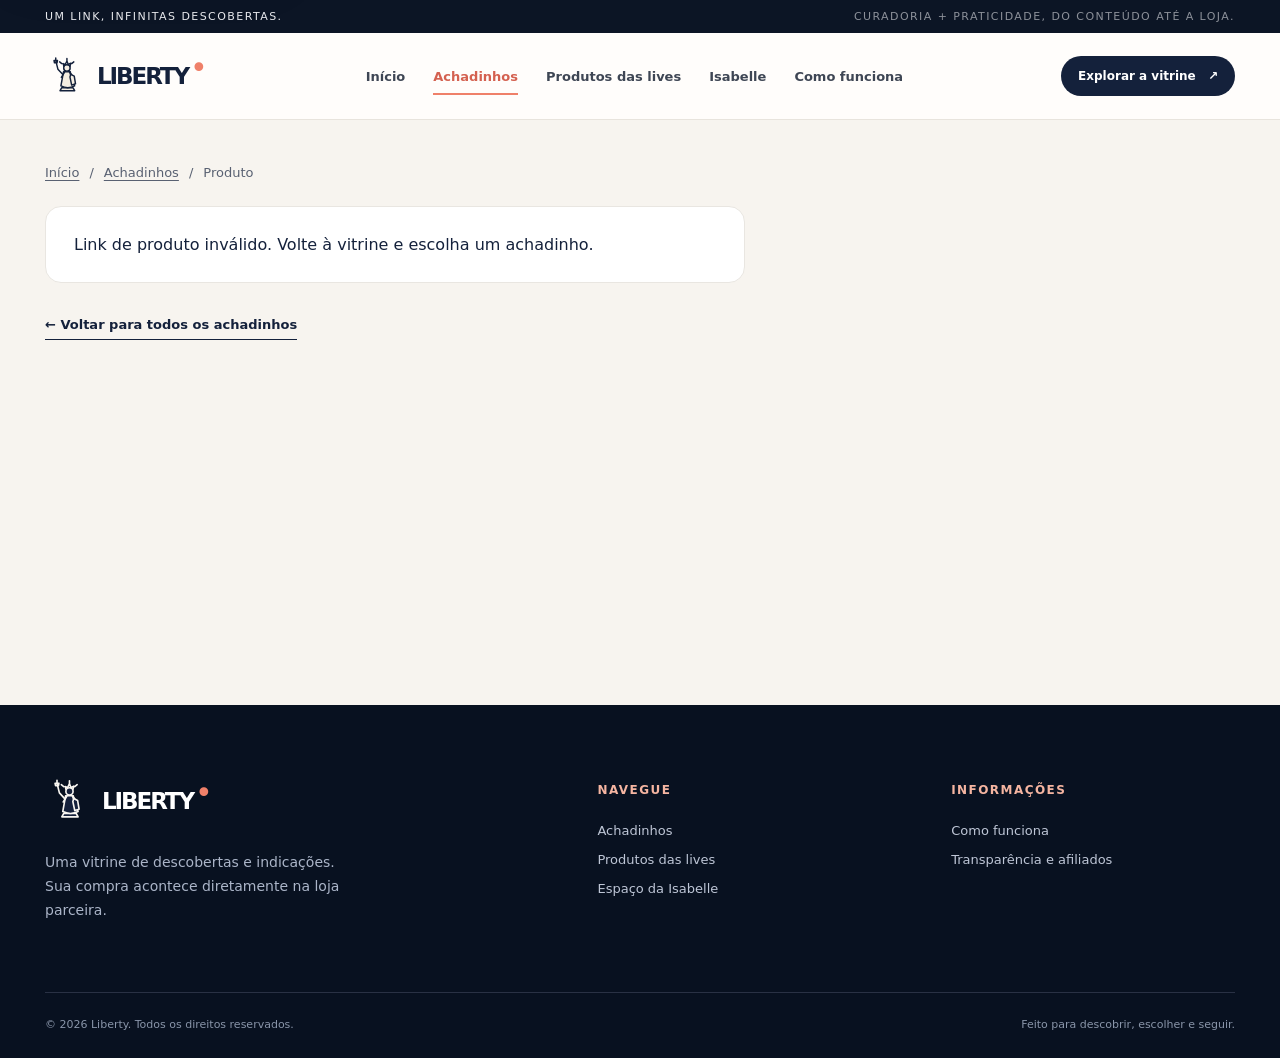
<file: produto/index.html>
<!doctype html><html lang="pt-BR"><head><meta charset="utf-8"><meta name="viewport" content="width=device-width,initial-scale=1"><meta name="theme-color" content="#101a2a"><meta name="description" content="Confira os detalhes dos achadinhos selecionados pela Liberty Haul antes de visitar a loja parceira."><meta property="og:type" content="website"><meta property="og:title" content="Produtos selecionados | Liberty Haul"><meta property="og:description" content="Veja os detalhes dos achadinhos da Liberty Haul e compre diretamente nas lojas parceiras."><link rel="icon" href="../assets/icons/favicon.svg" type="image/svg+xml"><link rel="stylesheet" href="../assets/css/styles.css"><title>Produto | Liberty Haul</title></head><body data-page="produto" data-root="../"><a class="skip-link" href="#conteudo">Ir para o conteúdo principal</a><div class="announcement"><div class="container announcement__inner"><span>Um link, infinitas descobertas.</span><span>Curadoria + praticidade, do conteúdo até a loja.</span></div></div>
<header class="site-header" id="topo"><div class="container header__inner">
<a class="brand" href="../" aria-label="Liberty: página inicial"><img src="../assets/icons/liberty-mark-dark.svg" width="42" height="42" alt=""/><span>LIBERTY</span><sup>•</sup></a>
<nav class="nav" id="primary-nav" aria-label="Navegação principal"><a href="../" >Início</a><a href="../achadinhos/" aria-current="page">Achadinhos</a><a href="../lives/" >Produtos das lives</a><a href="../isabelle/" >Isabelle</a><a href="../#como-funciona">Como funciona</a></nav>
<a class="header__cta" href="../achadinhos/">Explorar a vitrine <span aria-hidden="true">↗</span></a>
<button class="menu-toggle" type="button" aria-label="Abrir menu" aria-controls="primary-nav" aria-expanded="false"><span></span><span></span><span></span></button>
</div></header><main id="conteudo">
  <section class="section section--cream section--product-detail">
    <div class="container">
      <nav class="product-breadcrumb" aria-label="Caminho de navegação">
        <a href="../">Início</a><span aria-hidden="true">/</span>
        <a href="../achadinhos/">Achadinhos</a><span aria-hidden="true">/</span>
        <span>Produto</span>
      </nav>
      <div id="detail-status" class="product-detail__status" role="status" aria-live="polite">Carregando informações do produto...</div>
      <article id="detail-content" class="product-detail" hidden>
        <div id="detail-photo" class="product-detail__media"></div>
        <div class="product-detail__info">
          <span id="detail-category" class="eyebrow"></span>
          <h1 id="detail-title"></h1>
          <p id="detail-description" class="product-detail__description"></p>
          <p id="detail-marketplace" class="product-detail__marketplace"></p>
          <a id="detail-buy" class="button button--dark product-detail__buy" target="_blank" rel="sponsored noopener noreferrer">Comprar <span aria-hidden="true">↗</span></a>
          <p class="product-detail__disclosure">A compra, o pagamento e a entrega acontecem na loja parceira. A Liberty pode receber uma comissão por indicação, sem custo adicional para você.</p>
          <a href="../transparencia/" class="text-link">Como funcionam os links de afiliado</a>
        </div>
      </article>
      <a class="text-link product-detail__back" href="../achadinhos/">← Voltar para todos os achadinhos</a>
    </div>
  </section>
</main><footer class="footer"><div class="container"><div class="footer__main"><div class="footer__about"><a class="brand brand--footer" href="../"><img src="../assets/icons/liberty-mark-light.svg" width="48" height="48" alt=""/><span>LIBERTY</span><sup>•</sup></a><p>Uma vitrine de descobertas e indicações. Sua compra acontece diretamente na loja parceira.</p></div><div class="footer__links"><strong>Navegue</strong><a href="../achadinhos/">Achadinhos</a><a href="../lives/">Produtos das lives</a><a href="../isabelle/">Espaço da Isabelle</a></div><div class="footer__links"><strong>Informações</strong><a href="../#como-funciona">Como funciona</a><a href="../transparencia/">Transparência e afiliados</a></div></div><div class="footer__bottom"><span>© 2026 Liberty. Todos os direitos reservados.</span><span>Feito para descobrir, escolher e seguir.</span></div></div></footer><script src="../assets/js/site.js" defer></script></body></html>
</file>
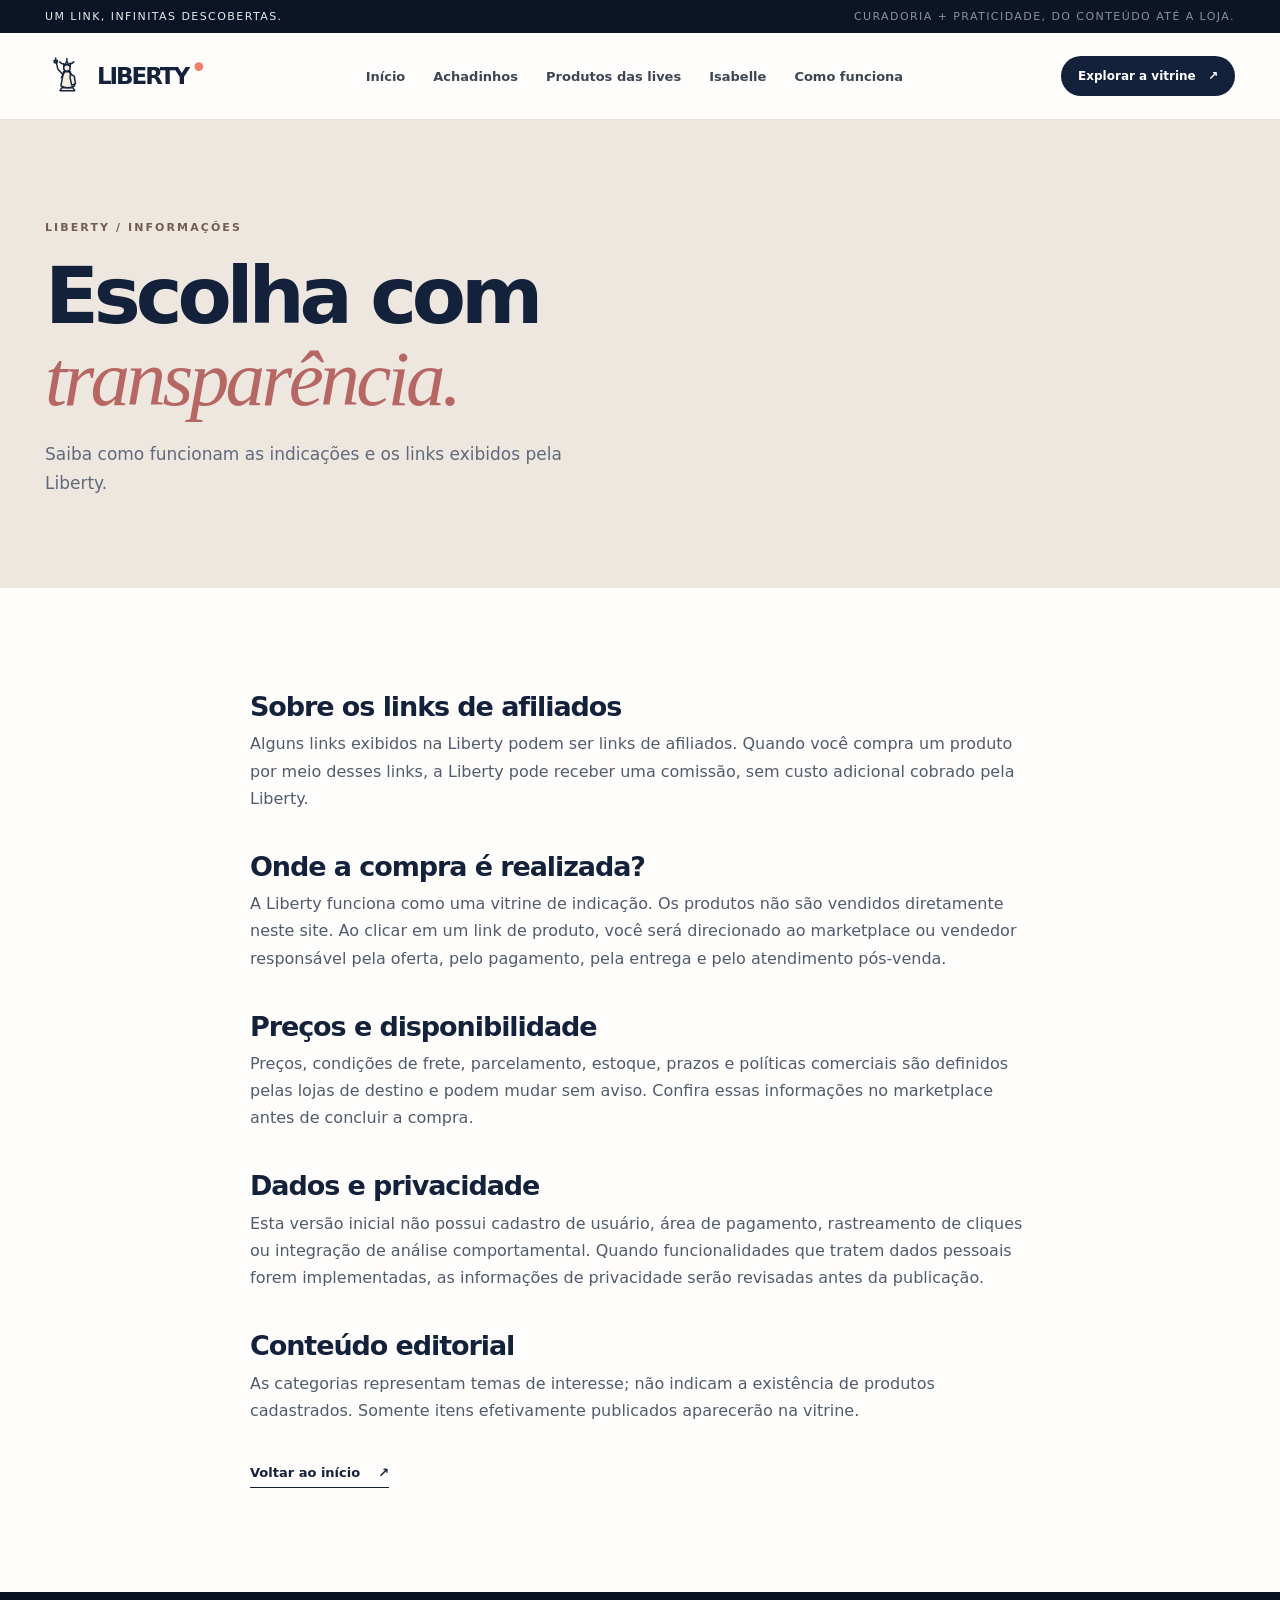
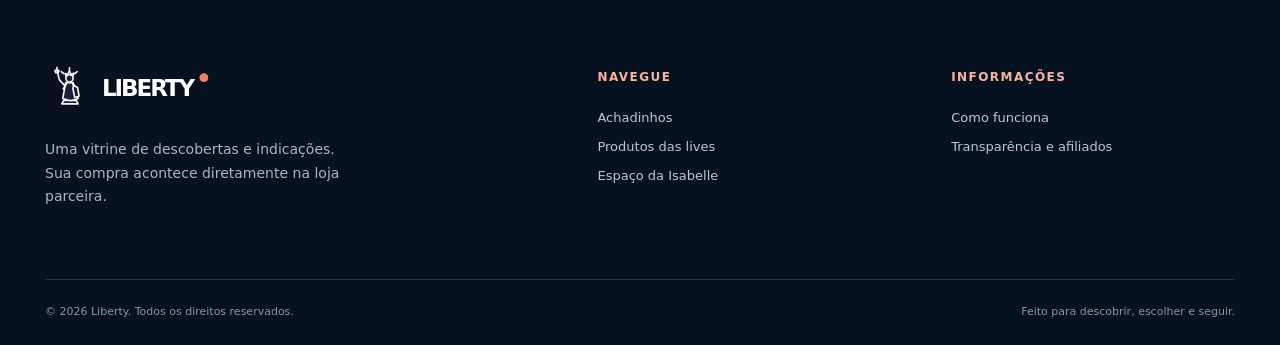
<file: transparencia/index.html>
<!doctype html><html lang="pt-BR"><head><meta charset="utf-8"><meta name="viewport" content="width=device-width,initial-scale=1"><meta name="theme-color" content="#101a2a"><meta name="description" content="Entenda como a Liberty utiliza links de indicação e como funcionam compras realizadas em marketplaces parceiros."><meta property="og:type" content="website"><meta property="og:title" content="Transparência e links | Liberty"><meta property="og:description" content="Entenda como a Liberty utiliza links de indicação e como funcionam compras realizadas em marketplaces parceiros."><link rel="icon" href="../assets/icons/favicon.svg" type="image/svg+xml"><link rel="stylesheet" href="../assets/css/styles.css"><title>Transparência e links | Liberty</title></head><body data-page="transparencia" data-root="../"><a class="skip-link" href="#conteudo">Ir para o conteúdo principal</a><div class="announcement"><div class="container announcement__inner"><span>Um link, infinitas descobertas.</span><span>Curadoria + praticidade, do conteúdo até a loja.</span></div></div>
<header class="site-header" id="topo"><div class="container header__inner">
<a class="brand" href="../" aria-label="Liberty: página inicial"><img src="../assets/icons/liberty-mark-dark.svg" width="42" height="42" alt=""/><span>LIBERTY</span><sup>•</sup></a>
<nav class="nav" id="primary-nav" aria-label="Navegação principal"><a href="../" >Início</a><a href="../achadinhos/" >Achadinhos</a><a href="../lives/" >Produtos das lives</a><a href="../isabelle/" >Isabelle</a><a href="../#como-funciona">Como funciona</a></nav>
<a class="header__cta" href="../achadinhos/">Explorar a vitrine <span aria-hidden="true">↗</span></a>
<button class="menu-toggle" type="button" aria-label="Abrir menu" aria-controls="primary-nav" aria-expanded="false"><span></span><span></span><span></span></button>
</div></header><main id="conteudo"><section class="page-hero page-hero--soft"><div class="container page-hero__inner"><div><span class="eyebrow">Liberty / Informações</span><h1>Escolha com <em>transparência.</em></h1><p>Saiba como funcionam as indicações e os links exibidos pela Liberty.</p></div></div></section><section class="section section--white"><div class="container legal-copy"><h2>Sobre os links de afiliados</h2><p>Alguns links exibidos na Liberty podem ser links de afiliados. Quando você compra um produto por meio desses links, a Liberty pode receber uma comissão, sem custo adicional cobrado pela Liberty.</p><h2>Onde a compra é realizada?</h2><p>A Liberty funciona como uma vitrine de indicação. Os produtos não são vendidos diretamente neste site. Ao clicar em um link de produto, você será direcionado ao marketplace ou vendedor responsável pela oferta, pelo pagamento, pela entrega e pelo atendimento pós-venda.</p><h2>Preços e disponibilidade</h2><p>Preços, condições de frete, parcelamento, estoque, prazos e políticas comerciais são definidos pelas lojas de destino e podem mudar sem aviso. Confira essas informações no marketplace antes de concluir a compra.</p><h2>Dados e privacidade</h2><p>Esta versão inicial não possui cadastro de usuário, área de pagamento, rastreamento de cliques ou integração de análise comportamental. Quando funcionalidades que tratem dados pessoais forem implementadas, as informações de privacidade serão revisadas antes da publicação.</p><h2>Conteúdo editorial</h2><p>As categorias representam temas de interesse; não indicam a existência de produtos cadastrados. Somente itens efetivamente publicados aparecerão na vitrine.</p><a class="text-link" href="../">Voltar ao início <span aria-hidden="true">↗</span></a></div></section></main><footer class="footer"><div class="container"><div class="footer__main"><div class="footer__about"><a class="brand brand--footer" href="../"><img src="../assets/icons/liberty-mark-light.svg" width="48" height="48" alt=""/><span>LIBERTY</span><sup>•</sup></a><p>Uma vitrine de descobertas e indicações. Sua compra acontece diretamente na loja parceira.</p></div><div class="footer__links"><strong>Navegue</strong><a href="../achadinhos/">Achadinhos</a><a href="../lives/">Produtos das lives</a><a href="../isabelle/">Espaço da Isabelle</a></div><div class="footer__links"><strong>Informações</strong><a href="../#como-funciona">Como funciona</a><a href="../transparencia/">Transparência e afiliados</a></div></div><div class="footer__bottom"><span>© 2026 Liberty. Todos os direitos reservados.</span><span>Feito para descobrir, escolher e seguir.</span></div></div></footer><script src="../assets/js/site.js" defer></script></body></html>
</file>
<file: assets/css/styles.css>
@charset "UTF-8";
:root{--ink:#14213b;--deep:#101a2a;--deepest:#0b1423;--cream:#f7f4ef;--white:#fffdfb;--paper:#ebe7df;--coral:#ef8069;--coral-dark:#d46150;--line:#dcdcd8;--muted:#596172;--blue:#bfd7ec;--yellow:#f2dfad;--radius:24px;--shadow:0 22px 65px rgba(10,22,40,.13);--container:1190px;--sans:ui-sans-serif,system-ui,-apple-system,BlinkMacSystemFont,"Segoe UI",sans-serif;--display:Georgia,"Times New Roman",serif}
*,*::before,*::after{box-sizing:border-box}html{scroll-behavior:smooth;scroll-padding-top:95px}body{margin:0;background:var(--cream);color:var(--ink);font-family:var(--sans);font-size:16px;-webkit-font-smoothing:antialiased}img,svg{display:block;max-width:100%}button,input{font:inherit}a{color:inherit;text-decoration:none}button{cursor:pointer}button:focus-visible,a:focus-visible,input:focus-visible{outline:3px solid var(--coral);outline-offset:4px}h1,h2,h3,p{margin-top:0}p{line-height:1.7}.container{width:min(var(--container),calc(100% - 48px));margin-inline:auto}.sr-only{position:absolute!important;width:1px;height:1px;margin:-1px;padding:0;overflow:hidden;clip:rect(0,0,0,0);white-space:nowrap;border:0}.skip-link{position:fixed;z-index:999;top:-100px;left:16px;background:white;color:var(--ink);padding:12px 20px;box-shadow:var(--shadow)}.skip-link:focus{top:12px}.announcement{background:#0c1525;color:#e8e9ed;font-size:11px;letter-spacing:.13em;text-transform:uppercase}.announcement__inner{display:flex;justify-content:space-between;gap:16px;padding:10px 0}.announcement__inner span:last-child{opacity:.58}.site-header{position:sticky;top:0;background:rgba(255,253,251,.95);backdrop-filter:blur(18px);z-index:60;border-bottom:1px solid #e8e4dd}.header__inner{height:86px;display:flex;align-items:center;gap:34px;justify-content:space-between}.brand{display:inline-flex;align-items:center;gap:9px;flex-shrink:0}.brand img{width:43px;height:43px}.brand>span{font-weight:850;font-size:23px;letter-spacing:-.09em}.brand sup{font-size:30px;line-height:0;color:var(--coral);margin-left:-7px;margin-top:-17px}.nav{display:flex;gap:28px;align-items:center;font-size:13px;font-weight:600;color:#3e4654}.nav a{padding:9px 0;transition:color .2s}.nav a:hover,.nav a[aria-current="page"]{color:var(--coral-dark)}.nav a[aria-current="page"]{box-shadow:0 2px 0 var(--coral)}.header__cta{white-space:nowrap;font-size:12px;font-weight:800;background:var(--ink);color:#fff;border-radius:100px;padding:13px 17px;transition:background .2s,transform .2s}.header__cta:hover{background:#2b4169;transform:translateY(-2px)}.header__cta span{margin-left:8px}.menu-toggle{display:none;border:0;background:transparent;padding:12px;align-items:center;justify-content:center;flex-direction:column;gap:5px}.menu-toggle span{width:24px;height:2px;background:var(--ink);border-radius:9px;transition:transform .2s,opacity .2s}.eyebrow{display:inline-flex;align-items:center;gap:9px;color:#735e4e;text-transform:uppercase;letter-spacing:.19em;font-size:11px;font-weight:800}.eyebrow--light{color:#d5dce7}.eyebrow__dot{width:8px;height:8px;background:var(--coral);border-radius:50%}.button{min-height:52px;display:inline-flex;align-items:center;justify-content:center;gap:18px;padding:13px 23px;border-radius:100px;font-size:13px;font-weight:800;line-height:1.2;transition:transform .2s,background .2s,color .2s}.button:hover{transform:translateY(-3px)}.button svg{width:18px;height:18px}.button--dark{background:var(--ink);color:white}.button--dark:hover{background:#2a4166}.button--coral{background:var(--coral);color:#171c2b}.button--coral:hover{background:#f8a08c}.button--outline{border:1px solid rgba(255,255,255,.37);color:white;background:transparent}.button--outline:hover{background:rgba(255,255,255,.09)}.text-link{font-size:13px;font-weight:800;border-bottom:1px solid currentColor;display:inline-flex;align-items:center;gap:18px;padding:7px 0;white-space:nowrap}.text-link:hover{color:var(--coral-dark)}.hero{background:var(--deep);color:white;overflow:hidden}.hero__grid{min-height:640px;display:grid;grid-template-columns:1fr 1fr;gap:40px;align-items:center;padding-top:72px;padding-bottom:73px}.hero__copy{position:relative;z-index:2;max-width:550px}.hero__copy h1{font-size:clamp(50px,5.3vw,75px);font-weight:730;line-height:1.045;letter-spacing:-.065em;margin:22px 0 24px}.hero__copy h1 em,.section h2 em,.creator-hero h1 em,.page-hero h1 em{font-family:var(--display);font-weight:400;letter-spacing:-.045em}.hero__copy h1 em{color:#facbbd}.hero__copy>p{font-size:17px;color:#c4cbd8;max-width:485px;line-height:1.8}.hero__actions{display:flex;flex-wrap:wrap;gap:12px;margin-top:28px}.hero__note{margin-top:31px;display:flex;align-items:center;gap:10px;color:#aeb9cb;font-size:12px}.hero__note span{color:var(--coral);font-size:21px}.hero-art{position:relative;min-height:520px;isolation:isolate}.hero-art__halo{position:absolute;width:440px;height:440px;border-radius:50%;background:radial-gradient(circle,#315478 0%,#263f60 35%,#172940 55%,transparent 73%);top:32px;left:50%;transform:translateX(-50%);opacity:.85}.hero-art__orbit{position:absolute;inset:50px 27px 30px 27px;border:1px solid rgba(255,255,255,.16);transform:rotate(18deg);border-radius:160px 30px 160px 30px}.hero-art__main{position:absolute;top:88px;left:50%;transform:translateX(-50%) rotate(-5deg);width:315px;height:360px;border:1px solid rgba(255,255,255,.26);background:linear-gradient(150deg,#23426b 0%,#12263f 75%);border-radius:140px 140px 24px 24px;box-shadow:18px 24px 0 rgba(8,14,25,.3),0 50px 70px #081120a6;display:flex;flex-direction:column;align-items:center;justify-content:center;text-align:center}.hero-art__main:before{content:"";position:absolute;inset:10px;border:1px solid rgba(255,255,255,.16);border-radius:140px 140px 18px 18px;pointer-events:none}.hero-art__main img{width:174px;height:174px;filter:drop-shadow(0 12px 20px rgba(0,0,0,.15))}.hero-art__maintext{font-size:33px;font-weight:850;letter-spacing:-.095em;margin-top:11px}.hero-art__maintext span{display:block;letter-spacing:.22em;font-size:9px;font-weight:700;text-transform:uppercase;margin-top:9px;color:#b4c4d9}.hero-art__note{position:absolute;z-index:3;background:#fffdf9;color:var(--ink);border-radius:17px;padding:16px 18px;box-shadow:var(--shadow);max-width:210px}.hero-art__note--top{top:80px;right:0;transform:rotate(6deg)}.hero-art__note--top span{display:block;color:#89909a;font-size:9px;letter-spacing:.12em;font-weight:900;margin-bottom:7px}.hero-art__note--top strong{display:block;font-family:var(--display);font-size:21px;line-height:1.1;font-weight:400}.hero-art__note--bottom{bottom:36px;left:-5px;transform:rotate(-5deg);background:#ffbfaa;min-width:205px}.hero-art__note--bottom .stars{font-size:27px;line-height:1.1}.hero-art__note--bottom span{font-weight:900;letter-spacing:.13em;font-size:9px}.hero__ticker{border-top:1px solid rgba(255,255,255,.16);background:rgba(255,255,255,.035)}.hero__ticker .container{padding:18px 0;display:flex;align-items:center;justify-content:space-between;gap:14px;font-size:10px;letter-spacing:.17em;font-weight:900;color:#c4cfda}.hero__ticker i{color:var(--coral);font-style:normal;font-size:18px}.section{padding:104px 0}.section--cream{background:var(--cream)}.section--white{background:var(--white)}.section--dark{background:var(--deepest);color:white}.section-heading{display:flex;justify-content:space-between;align-items:end;gap:30px;margin-bottom:34px}.section h2,.section-heading h2{font-size:clamp(35px,4.1vw,54px);letter-spacing:-.055em;line-height:1.12;margin:12px 0 0;font-weight:750}.section h2 em{color:#6e788b}.section-heading--center{display:block;text-align:center;margin-bottom:51px}.section-heading--center>p{margin:16px auto 0;max-width:550px;color:var(--muted)}.category-grid{display:grid;grid-template-columns:repeat(4,minmax(0,1fr));gap:15px}.category-card{position:relative;min-height:310px;overflow:hidden;border-radius:18px;padding:21px 21px 24px;display:flex;flex-direction:column;justify-content:space-between;transition:transform .25s,box-shadow .25s}.category-card:hover{transform:translateY(-7px);box-shadow:var(--shadow)}.category-card--peach{background:#f5cbbd}.category-card--blue{background:#c5dced}.category-card--yellow{background:#f4e5b4}.category-card--lavender{background:#d9cee8}.category-card__index{font-size:10px;font-weight:800;letter-spacing:.15em}.category-card__icon{font-family:var(--display);position:absolute;font-size:144px;opacity:.36;right:2px;top:50px;line-height:1;transform:rotate(-15deg);transition:transform .35s}.category-card:hover .category-card__icon{transform:rotate(5deg) scale(1.05)}.category-card__bottom{display:flex;align-items:end;justify-content:space-between;gap:8px;z-index:1}.category-card__bottom h3{font-size:25px;letter-spacing:-.05em;line-height:1.1;margin:0;font-weight:760}.category-card__bottom>span{display:grid;place-items:center;border:1px solid rgba(20,33,59,.4);width:35px;height:35px;border-radius:50%;font-size:19px}.feature{display:grid;grid-template-columns:1fr 1fr;gap:clamp(45px,8vw,110px);align-items:center}.feature__image{aspect-ratio:1.15;background:#f6e2d1;border-radius:30px;padding:22px;box-shadow:var(--shadow)}.feature__image-inner{border-radius:24px;background:linear-gradient(155deg,#e7987c,#d96767 70%,#aa4557);height:100%;position:relative;overflow:hidden;padding:40px;display:flex;flex-direction:column;align-items:flex-start;justify-content:space-between;color:#321e2b}.feature__image-inner:before{content:"";position:absolute;inset:-20% -20%;background:repeating-radial-gradient(circle at 75% 48%,transparent 0 50px,rgba(255,255,255,.1) 51px 52px,transparent 53px 84px);pointer-events:none}.feature__ghost{font-size:clamp(90px,16vw,200px);font-weight:900;color:rgba(255,229,216,.24);letter-spacing:-.11em;position:absolute;right:0;top:28%;transform:rotate(-14deg);pointer-events:none}.feature__label{font-size:11px;font-weight:900;letter-spacing:.16em;border:1px solid currentColor;border-radius:100px;padding:11px 16px;position:relative}.feature__quote{font-family:var(--display);font-size:clamp(30px,4.3vw,54px);line-height:1.12;letter-spacing:-.05em;max-width:370px;z-index:2;color:white}.feature__stamp{font-size:10px;font-weight:900;letter-spacing:.15em;background:#ffe2b3;padding:15px 18px;transform:rotate(-4deg);z-index:2;border-radius:5px}.feature__stamp span{margin-left:7px}.feature__copy h2{margin:18px 0 18px}.feature__copy>p{color:var(--muted);font-size:16px;max-width:470px}.check-list{list-style:none;padding:0;margin:24px 0 30px}.check-list li{padding:12px 0 12px 33px;position:relative;font-size:14px;color:#404a5e;border-bottom:1px solid #ece9e5}.check-list li:before{content:"✓";position:absolute;left:2px;top:11px;color:#ba5b53;font-weight:900}.steps{display:grid;grid-template-columns:repeat(3,minmax(0,1fr));gap:18px}.step{background:white;padding:30px;border-radius:18px;min-height:270px;position:relative;border:1px solid #eeece8}.step__number{font-weight:800;font-size:11px;color:#a8a1a0}.step__symbol{display:block;font-family:var(--display);font-size:53px;color:#d26956;margin-top:23px;line-height:1}.step h3{font-size:20px;letter-spacing:-.04em;margin:17px 0 8px}.step p{font-size:14px;color:var(--muted);margin:0}.newsletter-panel{display:flex;align-items:center;justify-content:space-between;gap:55px;min-height:340px}.newsletter-panel>div:first-child{max-width:675px}.newsletter-panel h2{font-size:clamp(38px,4.8vw,64px);margin:16px 0}.newsletter-panel h2 em{color:#eeb5a8}.newsletter-panel p{color:#c3c9d5;max-width:490px;margin-bottom:23px}.newsletter-panel__symbol{min-width:250px;min-height:250px;border:1px solid rgba(255,255,255,.2);border-radius:50%;display:grid;place-items:center}.newsletter-panel__symbol img{width:160px;height:160px}.footer{background:#081120;color:white;padding:72px 0 27px}.footer__main{display:grid;grid-template-columns:1.7fr 1fr 1fr;gap:70px;padding-bottom:70px}.brand--footer img{width:48px;height:48px}.brand--footer>span{color:white}.footer__about p{font-size:14px;color:#abb5c8;max-width:320px;margin:22px 0 0}.footer__links{display:flex;flex-direction:column;gap:14px}.footer__links strong{font-size:12px;letter-spacing:.12em;text-transform:uppercase;margin:6px 0 12px;color:#f5b5a1}.footer__links a{font-size:13px;color:#bec6d6}.footer__links a:hover{color:white}.footer__bottom{display:flex;justify-content:space-between;gap:20px;align-items:center;border-top:1px solid #293144;padding-top:25px;font-size:11px;color:#8995a9}.page-hero{padding:96px 0 90px}.page-hero--soft{background:#ede7e0}.page-hero--dark{background:var(--deep);color:#fff}.page-hero__inner{display:flex;justify-content:space-between;gap:50px;align-items:center}.page-hero__inner>div:first-child{max-width:720px}.page-hero h1,.creator-hero h1{font-size:clamp(47px,6.3vw,79px);letter-spacing:-.065em;line-height:1.04;margin:20px 0 20px}.page-hero h1 em{color:#b66763}.page-hero--dark h1 em{color:#ffd0bc}.page-hero p{font-size:17px;color:#616a7b;max-width:570px;margin:0}.page-hero--dark p{color:#bec7d7}.page-hero__badge{width:185px;height:185px;border:1px solid #b9aea7;border-radius:50%;display:grid;place-content:center;text-align:center;transform:rotate(-11deg);font-family:var(--display);font-size:63px;flex-shrink:0}.page-hero__badge span{font-family:var(--sans);font-size:10px;font-weight:900;letter-spacing:.14em;line-height:1.4}.page-hero__badge--light{border-color:#445168;color:var(--coral)}.section--catalog{padding-top:70px;min-height:680px}.catalog-tools{border-bottom:1px solid #e7e4df;padding-bottom:26px}.catalog-tools__top{display:flex;align-items:center;justify-content:space-between;gap:20px}.catalog-tools__top h2{font-size:25px;margin:0 0 23px;letter-spacing:-.04em}.catalog-count{color:#677184;font-size:12px}.catalog-search{display:flex;align-items:center;border:1px solid #dedbd6;background:#fff;border-radius:18px;padding:6px 7px 6px 18px;max-width:730px;gap:13px}.catalog-search svg{color:#677184;flex-shrink:0}.catalog-search input{width:100%;height:44px;min-width:0;border:0;outline:0;background:transparent;color:var(--ink);font-size:14px}.catalog-search input:focus-visible{outline:0}.catalog-search:focus-within{border-color:#7395be;box-shadow:0 0 0 2px #7395be3b}.catalog-search button{background:var(--ink);color:#fff;border:0;border-radius:13px;padding:13px 19px;font-size:12px;font-weight:800}.filter-list{display:flex;gap:9px;overflow-x:auto;padding:20px 0 0;scrollbar-width:thin}.filter-chip{border:1px solid #dcd9d3;border-radius:100px;background:white;color:#384558;padding:10px 17px;white-space:nowrap;font-size:12px;font-weight:750}.filter-chip.is-active{background:var(--ink);border-color:var(--ink);color:white}.products-grid{display:grid;grid-template-columns:repeat(4,minmax(0,1fr));gap:18px;margin-top:36px}.product-card{background:white;border:1px solid #e9e6e1;border-radius:19px;overflow:hidden}.product-card__media{background:#eee9e4;aspect-ratio:1.15;display:grid;place-content:center;overflow:hidden}.product-card__media img{width:100%;height:100%;object-fit:cover}.product-card__fallback{font-family:var(--display);font-size:60px;color:#b8aaa4}.product-card__body{padding:18px}.product-card__tag{display:block;color:#bd5949;font-size:10px;text-transform:uppercase;letter-spacing:.09em;font-weight:850}.product-card h3{font-size:17px;letter-spacing:-.03em;line-height:1.3;margin:10px 0}.product-card p{font-size:12px;color:#6d7483;margin-bottom:17px}.product-card a{display:inline-flex;gap:7px;font-size:12px;font-weight:800;border-bottom:1px solid currentColor;padding-bottom:4px}.empty-state{max-width:640px;margin:70px auto 30px;text-align:center;display:flex;align-items:center;flex-direction:column}.empty-state__icon{display:grid;place-content:center;background:#eff1f6;border:1px solid #dce0e7;width:110px;height:110px;border-radius:50%;font-family:var(--display);font-size:66px;color:#bb776d;margin-bottom:22px}.empty-state h3{font-size:clamp(27px,3vw,40px);letter-spacing:-.04em;line-height:1.2;margin:10px 0 12px}.empty-state p{max-width:510px;color:var(--muted);margin:0 0 19px;font-size:14px}.empty-state--panel{background:white;border-radius:25px;max-width:none;padding:52px 25px;margin:15px 0 0}.creator-hero{background:var(--deepest);color:#fff;overflow:hidden}.creator-hero__grid{min-height:565px;display:grid;grid-template-columns:1fr 1fr;align-items:center;gap:40px}.creator-hero__copy h1{font-size:clamp(55px,6vw,89px);margin:20px 0 23px}.creator-hero__copy h1 em{color:#ffd3c4}.creator-hero__copy p{max-width:470px;font-size:17px;color:#c3cddd;margin-bottom:26px}.creator-hero__art{height:480px;display:flex;align-items:center;justify-content:center;position:relative}.creator-hero__ring{position:absolute;border:2px solid #4d6281;width:370px;height:370px;transform:rotate(25deg);border-radius:45% 60% 40% 55%;background:linear-gradient(130deg,#d59292,#c8787d 50%,#a95274);box-shadow:20px 30px 0 #1d354b}.creator-hero__monogram{position:relative;z-index:2;font-family:var(--display);font-size:240px;color:#ffefeb;line-height:1;transform:rotate(-15deg)}.creator-hero__tag{position:absolute;z-index:4;bottom:80px;right:25px;border:1px solid #ffffff75;background:#12233b;padding:18px 20px;font-size:10px;letter-spacing:.12em;transform:rotate(8deg)}.creator-tiles{display:grid;grid-template-columns:repeat(2,minmax(0,1fr));gap:18px}.creator-tile{background:#f2cdc0;padding:37px;border-radius:20px;min-height:270px;position:relative;transition:transform .25s}.creator-tile:hover{transform:translateY(-4px)}.creator-tile--blue{background:#d2e4ed}.creator-tile>span{font-size:11px;font-weight:850;letter-spacing:.12em}.creator-tile strong{display:block;font-size:clamp(27px,3.5vw,43px);letter-spacing:-.055em;line-height:1.15;margin:31px 0 13px}.creator-tile p{font-size:14px;max-width:270px}.creator-tile b{font-size:27px;font-weight:400;position:absolute;bottom:34px;right:35px}.note-card{border-radius:24px;background:#f0ece6;padding:55px;display:flex;align-items:center;justify-content:space-between;gap:35px}.note-card h2{margin:14px 0}.note-card p{max-width:600px;color:#636b78;margin:0}.note-card__round{display:grid;place-content:center;background:#e3cec3;width:150px;height:150px;flex-shrink:0;border-radius:50%;font-size:90px;color:#955a4f}.live-list{display:grid;grid-template-columns:repeat(3,minmax(0,1fr));gap:20px}.live-card{background:white;border-radius:20px;padding:25px;border:1px solid #e1dbd4}.live-card h3{font-size:19px;line-height:1.25;margin:10px 0}.live-card__date{font-size:12px;color:#687386}.legal-copy{max-width:780px}.legal-copy h2{font-size:27px;margin:40px 0 8px;letter-spacing:-.04em}.legal-copy h2:first-child{margin-top:0}.legal-copy p{color:#505c6d}.legal-copy>.text-link{margin-top:18px}@media(max-width:1060px){.header__inner{gap:20px}.nav{gap:16px;font-size:12px}.hero-art__note--top{right:-10px}.hero-art__note--bottom{left:5px}.hero__grid{gap:20px}.category-card{min-height:275px}.category-card__bottom h3{font-size:22px}}@media(max-width:880px){.announcement__inner span:last-child{display:none}.header__inner{height:72px}.menu-toggle{display:flex;margin-left:auto}.header__cta{margin-left:auto}.nav{display:none;position:absolute;top:72px;left:0;right:0;align-items:stretch;gap:0;background:#fffdfb;box-shadow:var(--shadow);padding:12px 24px 22px;border-top:1px solid #e6e0d7;flex-direction:column}.nav.is-open{display:flex}.nav a{font-size:15px;padding:14px 6px;border-bottom:1px solid #efebe7}.nav a[aria-current="page"]{box-shadow:none}.hero__grid{grid-template-columns:1fr;gap:0;padding-top:65px}.hero__copy{max-width:700px}.hero__copy h1{max-width:720px}.hero-art{height:430px;min-height:430px;margin-top:15px}.hero-art__main{top:40px;height:330px}.hero-art__note--top{top:35px;right:12%}.hero-art__note--bottom{bottom:12px;left:9%}.category-grid{grid-template-columns:repeat(2,1fr)}.category-card{min-height:270px}.feature{gap:35px}.feature__image-inner{padding:28px}.feature__quote{font-size:36px}.footer__main{gap:35px}.creator-hero__grid{gap:5px}.creator-hero__art{transform:scale(.8)}}@media(max-width:640px){.container{width:min(var(--container),calc(100% - 34px))}.header__cta{display:none}.brand>span{font-size:21px}.hero__grid{padding-top:59px;padding-bottom:30px}.hero__copy h1{font-size:clamp(46px,11vw,64px)}.hero__copy>p{font-size:15px}.hero__actions{align-items:stretch}.hero__actions .button{width:100%;justify-content:space-between}.hero-art{height:360px;min-height:360px;transform:scale(.82);transform-origin:center center;margin-left:-10px;margin-right:-10px;margin-top:-5px}.hero-art__main{top:15px;width:275px;height:300px}.hero-art__main img{width:130px;height:130px}.hero-art__note--top{right:-10px;top:10px;max-width:175px}.hero-art__note--top strong{font-size:18px}.hero-art__note--bottom{bottom:3px;left:-15px;max-width:185px}.hero__ticker .container{overflow:auto;white-space:nowrap;justify-content:flex-start;gap:21px}.hero__ticker .container span{flex:none}.section{padding:68px 0}.section-heading{display:block}.section-heading .text-link{margin-top:20px}.section h2{font-size:clamp(34px,8.2vw,46px)}.category-grid{gap:10px}.category-card{min-height:225px;padding:16px}.category-card__icon{font-size:100px;top:60px}.category-card__bottom h3{font-size:20px}.category-card__bottom>span{width:29px;height:29px;font-size:15px;flex-shrink:0}.category-card__index{font-size:9px}.feature{grid-template-columns:1fr;gap:37px}.feature__image{aspect-ratio:1.25;padding:12px}.feature__image-inner{padding:24px}.feature__quote{font-size:37px}.feature__copy>p{font-size:15px}.steps{grid-template-columns:1fr;gap:12px}.step{min-height:210px;padding:25px}.step__symbol{margin-top:9px}.newsletter-panel{display:block;min-height:0}.newsletter-panel__symbol{display:none}.footer{padding-top:54px}.footer__main{grid-template-columns:1fr 1fr;gap:36px 15px;padding-bottom:49px}.footer__about{grid-column:1/-1}.footer__bottom{flex-direction:column;align-items:flex-start}.page-hero{padding:64px 0}.page-hero h1,.creator-hero h1{font-size:clamp(46px,11vw,68px)}.page-hero p{font-size:15px}.page-hero__badge{display:none}.section--catalog{padding-top:45px}.catalog-tools__top h2{font-size:22px}.catalog-search{padding:5px 5px 5px 12px}.catalog-search button{padding:13px 15px}.products-grid{grid-template-columns:repeat(2,minmax(0,1fr));gap:12px}.product-card__body{padding:13px}.product-card h3{font-size:15px}.empty-state{margin-top:50px}.empty-state--panel{padding:39px 17px}.creator-hero__grid{grid-template-columns:1fr;padding:64px 0 10px}.creator-hero__copy p{font-size:15px}.creator-hero__art{height:330px;transform:scale(.65);transform-origin:top center;margin-top:15px}.creator-tiles{grid-template-columns:1fr}.creator-tile{min-height:230px;padding:29px}.note-card{padding:30px}.note-card__round{display:none}.live-list{grid-template-columns:1fr}.legal-copy h2{font-size:23px}}@media(max-width:370px){.category-grid{grid-template-columns:1fr}.category-card{min-height:190px}.category-card__icon{right:30px;top:37px}.hero-art__note--top{right:-25px}.hero-art__note--bottom{left:-30px}.products-grid{grid-template-columns:1fr}}@media(prefers-reduced-motion:reduce){*,*::before,*::after{scroll-behavior:auto!important;transition:none!important;animation:none!important}}
[hidden]{display:none!important}


/* Página individual de produto e links internos da vitrine Liberty. */
[hidden]{display:none!important}
.product-card a.product-card__media{display:grid;gap:0;border:0;padding:0;text-decoration:none}
.product-card h3 a.product-card__title-link{font:inherit;color:inherit;text-decoration:none;border:0;padding:0;display:inline}
.product-card a.product-card__media:focus-visible,
.product-card a.product-card__title-link:focus-visible{outline:3px solid var(--coral);outline-offset:3px}
.section--product-detail{min-height:65vh;padding-top:45px}
.product-breadcrumb{display:flex;gap:10px;align-items:center;flex-wrap:wrap;color:var(--muted);font-size:13px;margin-bottom:26px}
.product-breadcrumb a{text-decoration:underline;text-underline-offset:3px}
.product-detail__status{padding:28px;border:1px solid #e9e6e1;background:white;border-radius:16px;max-width:700px}
.product-detail{display:grid;grid-template-columns:minmax(0,1fr) minmax(0,1fr);gap:clamp(24px,4vw,65px);background:white;border:1px solid #e9e6e1;border-radius:24px;padding:clamp(16px,3vw,38px);align-items:center}
.product-detail__media{background:#f1ede8;border-radius:17px;min-width:0;aspect-ratio:1;display:grid;place-items:center;overflow:hidden}
.product-detail__media img{width:100%;height:100%;object-fit:contain}
.product-detail__fallback{font-family:var(--display);font-size:90px;color:#b8aaa4}
.product-detail__info{min-width:0}
.product-detail__info h1{font-size:clamp(30px,3.4vw,49px);line-height:1.12;letter-spacing:-.045em;margin:14px 0 22px;overflow-wrap:anywhere}
.product-detail__description{font-size:16px;color:#4f5d70;line-height:1.7;white-space:pre-line}
.product-detail__marketplace{font-size:14px;font-weight:750;color:var(--ink);margin:22px 0}
.product-detail__buy{max-width:100%;text-align:center;justify-content:center}
.product-detail__disclosure{font-size:12px;line-height:1.6;color:#697587;margin:18px 0 12px}
.product-detail__back{margin-top:27px}
@media(max-width:760px){
  .section--product-detail{padding-top:28px}
  .product-detail{grid-template-columns:1fr;gap:24px}
  .product-detail__media{max-height:470px}
}
</file>
<file: admin/admin.css>
:root{font-family:Inter,system-ui,-apple-system,"Segoe UI",sans-serif;color:#172236;background:#f4f6fa;font-synthesis:none}*{box-sizing:border-box}body{margin:0}a{color:inherit}.topbar{background:#101a2a;color:white;display:flex;align-items:center;justify-content:space-between;padding:17px max(5%,calc((100% - 1210px)/2));gap:12px}.brand{display:flex;align-items:center;gap:9px;font-weight:800;letter-spacing:.14em;text-decoration:none}.brand small{font-weight:400;letter-spacing:.12em}.public-link{font-size:.86rem;color:#dae3f0}.shell{max-width:1210px;margin:0 auto;padding:36px 24px 20px}.heading{display:flex;justify-content:space-between;align-items:center;gap:16px;margin-bottom:24px}.heading p{color:#627086}.heading .eyebrow{margin:0;color:#8e6b41;text-transform:uppercase;font-weight:700;font-size:.72rem;letter-spacing:.18em}.heading h1{font-size:clamp(1.5rem,3vw,2.2rem);margin:5px 0}.heading p:last-child{margin-bottom:0}.panel{background:white;padding:27px;border-radius:14px;border:1px solid #e1e6ee;box-shadow:0 8px 24px #101a2a08}.panel h2{font-size:1.14rem;margin:0 0 14px}.panel p{color:#617087;line-height:1.5}.login-panel{max-width:500px}.login-panel form{display:grid}label{display:block;font-size:.86rem;font-weight:650;margin:16px 0 7px}input:not([type=checkbox]),select,textarea{width:100%;border:1px solid #cbd4df;border-radius:8px;padding:12px 13px;background:white;color:#172236;font:inherit;min-width:0}textarea{resize:vertical}input:focus,select:focus,textarea:focus,button:focus-visible{outline:3px solid #8c9ec9;outline-offset:2px}button{border:0;border-radius:8px;background:#101a2a;color:white;padding:12px 18px;font:inherit;font-weight:650;cursor:pointer}button:hover{filter:brightness(1.18)}button:disabled{opacity:.55;cursor:wait}.outline{background:white;color:#253b56;border:1px solid #ccd4e1;padding:9px 13px}.notice{padding:13px 16px;border-radius:8px;background:#e9eef9;color:#253b56;margin:0 0 18px}.notice.error{background:#fce9e7;color:#8f302a}.overview{display:grid;grid-template-columns:repeat(3,1fr);gap:13px;margin:0 0 18px}.metric{padding:19px 22px;background:white;border:1px solid #e1e6ee;border-radius:12px;display:grid;gap:7px}.metric span{font-size:.84rem;color:#68768a}.metric strong{font-size:1.8rem}.columns{display:grid;grid-template-columns:minmax(320px, .95fr) minmax(340px,1.05fr);gap:18px;align-items:start}.panel-heading{display:flex;justify-content:space-between;align-items:center;gap:12px;margin-bottom:13px}.panel-heading h2{margin:0}.two-fields{display:grid;grid-template-columns:1fr 1fr;gap:12px}.check{display:flex;align-items:center;gap:10px;margin:18px 0}.check input{width:18px;height:18px}.hint{font-size:.78rem}.product-list{display:grid;gap:10px;margin-top:15px}.product-row{display:grid;grid-template-columns:52px 1fr;gap:12px;align-items:start;border:1px solid #e2e7ee;border-radius:10px;padding:12px}.thumb{border-radius:8px;background:#eaeef4;height:52px;width:52px;object-fit:cover}.thumb-placeholder{display:flex;align-items:center;justify-content:center;color:#909db1;font-size:1.5rem}.product-info{min-width:0}.product-info strong{display:block;overflow-wrap:anywhere;font-size:.95rem}.product-info small{display:block;color:#6b788b;margin-top:5px}.product-actions{grid-column:2;display:flex;gap:7px;flex-wrap:wrap}.product-actions button{font-size:.78rem;padding:7px 9px}.product-actions .danger{background:white;color:#9a312d;border:1px solid #e6b9b6}.empty{text-align:center;padding:28px 10px}.sr-only{position:absolute;width:1px;height:1px;padding:0;margin:-1px;overflow:hidden;clip:rect(0,0,0,0);white-space:nowrap;border:0}footer{font-size:.78rem;color:#7b8797;margin:40px 0}@media(max-width:850px){.columns{grid-template-columns:1fr}.shell{padding:24px 15px}.panel{padding:20px}}@media(max-width:480px){.topbar{padding:16px}.public-link{font-size:.74rem}.two-fields{grid-template-columns:1fr}.overview{gap:7px}.metric{padding:13px 10px}.metric strong{font-size:1.35rem}.metric span{font-size:.72rem}}

/* Fase 3: sugestões da ISA */
[hidden]{display:none!important}
.admin-tabs{display:flex;gap:8px;border-bottom:1px solid #d9e1eb;padding-bottom:12px;margin-bottom:20px;flex-wrap:wrap}
.admin-tab{background:#ebeff4;color:#2b3e56;border:1px solid #d9e0e8}
.admin-tab.active{background:#101a2a;color:white}
.admin-tab span{font-size:.78rem;background:#d2dae6;color:#233b55;border-radius:15px;padding:2px 7px;margin-left:5px}
.suggestion-filter{display:flex;gap:12px;align-items:center;margin:15px 0}
.suggestion-filter label{margin:0}.suggestion-filter select{max-width:225px}
.suggestion-list{display:grid;gap:15px}
.suggestion-card{padding:20px;border:1px solid #dfe6f0;background:#fbfcfe;border-radius:12px}
.suggestion-head{display:flex;justify-content:space-between;gap:12px;flex-wrap:wrap}
.suggestion-head h3{font-size:1.06rem;margin:0 0 5px}
.suggestion-head p{margin:0;font-size:.86rem}
.suggestion-tag{font-size:.76rem;color:#4f6179;background:#e9eef5;border-radius:15px;padding:5px 10px;align-self:start}
.suggestion-summary{display:flex;gap:15px;align-items:flex-start;margin:14px 0}
.suggestion-summary img{width:90px;height:90px;object-fit:contain;background:white;border-radius:8px;border:1px solid #e2e7ec}
.suggestion-summary div{min-width:0}
.suggestion-summary p{font-size:.86rem;margin:0 0 9px}
.suggestion-summary a{font-size:.86rem;color:#245b91;overflow-wrap:anywhere}
.suggestion-fields{display:grid;grid-template-columns:1fr 1fr;column-gap:14px}
.suggestion-fields .full{grid-column:1/-1}
.suggestion-fields label{margin:12px 0 5px}
.suggestion-actions{display:flex;flex-wrap:wrap;gap:9px;margin-top:18px}
.suggestion-actions button{font-size:.85rem}
.suggestion-actions .reject{background:white;color:#9f3833;border:1px solid #e2aea8}
@media(max-width:680px){.suggestion-fields{grid-template-columns:1fr}.suggestion-card{padding:15px}.suggestion-summary img{height:70px;width:70px}.suggestion-actions button{flex:1}.admin-tab{flex:1}}
</file>
